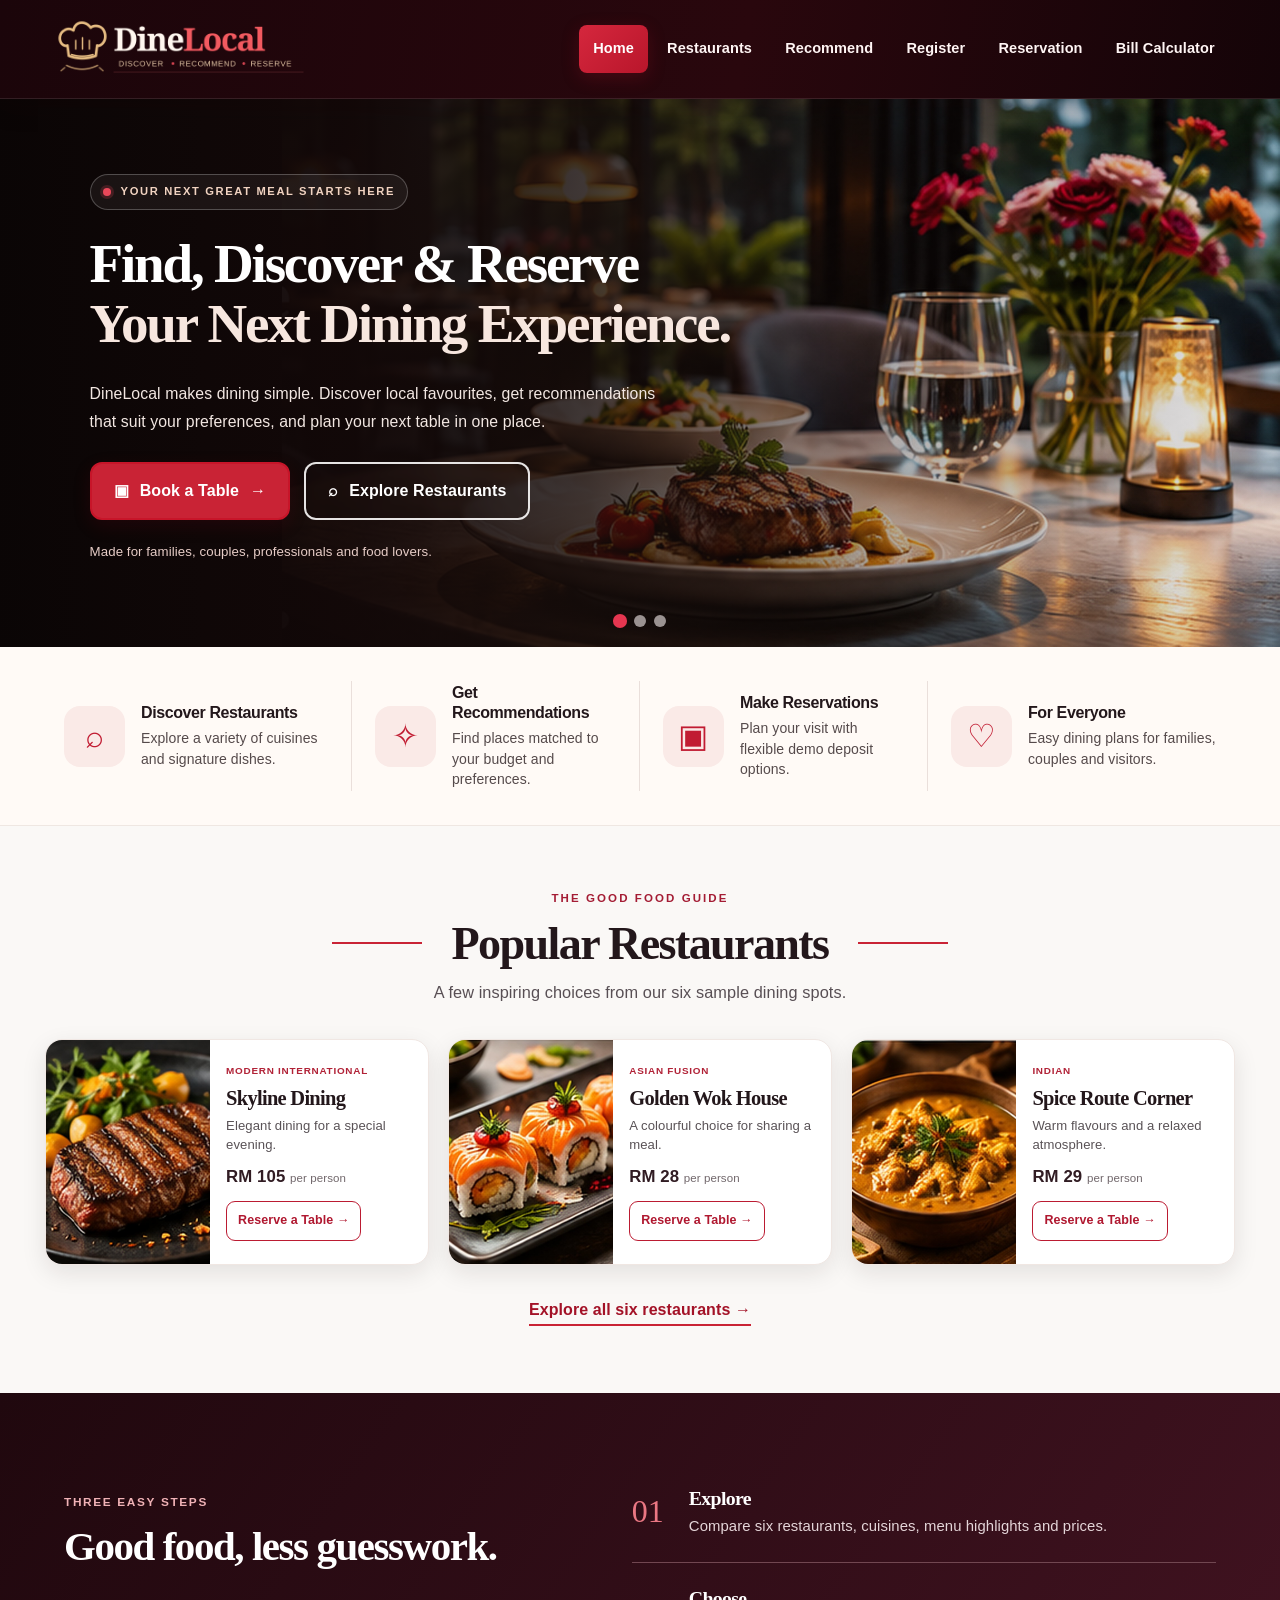
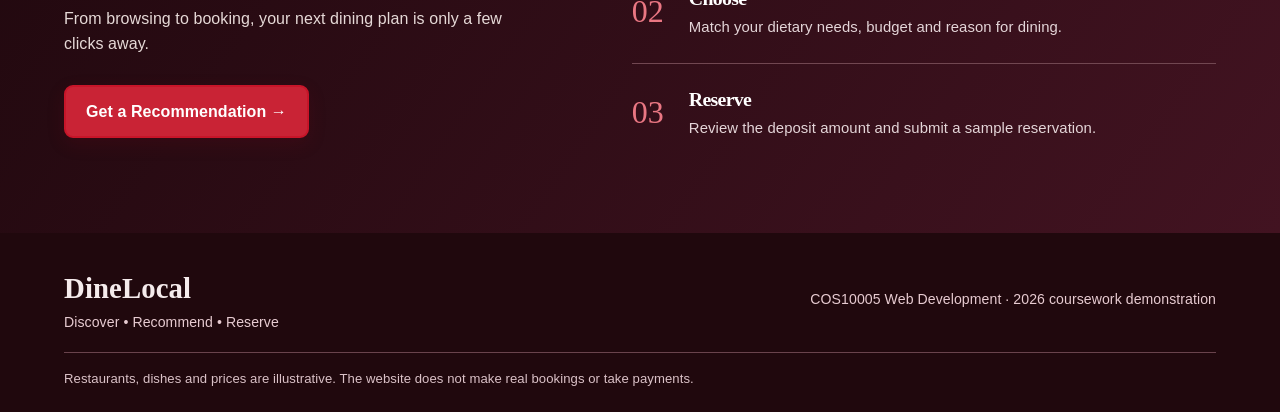
<file: assignment2/index.html>
<!DOCTYPE html>
<html lang="en">
<head>
    <meta charset="UTF-8">
    <meta name="viewport" content="width=device-width, initial-scale=1.0">
    <meta name="description" content="Explore restaurants, get personalised recommendations and plan a dining experience with DineLocal.">
    <title>DineLocal | Discover &amp; Reserve</title>
    <link rel="icon" type="image/png" href="images/logo-icon.png">
    <link rel="stylesheet" href="css/style.css">
    <script src="js/script.js" defer></script>
</head>
<body class="home-page">
    <!-- Shared website header and navigation -->
    <header class="site-header">
        <div class="header-inner">
            <a class="brand" href="index.html" aria-label="DineLocal home">
                <img src="images/logo.png" alt="DineLocal - Discover, Recommend, Reserve" width="260" height="65">
            </a>
            <nav class="site-nav" aria-label="Main navigation">
                <ul>
                    <li><a href="index.html" class="active" aria-current="page">Home</a></li>
                    <li><a href="restaurants.html">Restaurants</a></li>
                    <li><a href="recommend.html">Recommend</a></li>
                    <li><a href="register.html">Register</a></li>
                    <li><a href="reservation.html">Reservation</a></li>
                    <li><a href="bill.html">Bill Calculator</a></li>
                </ul>
            </nav>
        </div>
    </header>

    <main class="home-main">
        <!-- Main hero with a restaurant image and clear calls to action -->
        <section class="hero-home" aria-labelledby="home-title">
            <!-- Three different local images: the dots below really switch photographs. -->
            <div class="hero-photos" aria-hidden="true">
                <div class="hero-photo hero-slide is-active" style="background-image: url('images/hero-showcase.jpg')"></div>
                <div class="hero-photo hero-slide" style="background-image: url('images/hero.jpg')"></div>
                <div class="hero-photo hero-slide" style="background-image: url('images/restaurant5.jpg')"></div>
            </div>
            <div class="hero-shade" aria-hidden="true"></div>
            <div class="hero-inner">
                <div class="hero-content">
                    <span class="hero-kicker"><span class="kicker-mark" aria-hidden="true"></span> YOUR NEXT GREAT MEAL STARTS HERE</span>
                    <h1 id="home-title">Find, Discover &amp; Reserve <em>Your Next Dining Experience.</em></h1>
                    <p>DineLocal makes dining simple. Discover local favourites, get recommendations that suit your preferences, and plan your next table in one place.</p>
                    <div class="button-row hero-actions">
                        <a class="button" href="reservation.html"><span aria-hidden="true">▣</span> Book a Table <span aria-hidden="true">→</span></a>
                        <a class="button button-ghost" href="restaurants.html"><span aria-hidden="true">⌕</span> Explore Restaurants</a>
                    </div>
                    <p class="hero-footnote">Made for families, couples, professionals and food lovers.</p>
                </div>
            </div>
            <!-- Image selector buttons for the three carousel images -->
            <div class="hero-indicator" role="group" aria-label="Choose homepage image">
                <button type="button" class="hero-dot is-active" aria-label="Show dining experience photo" aria-pressed="true"></button>
                <button type="button" class="hero-dot" aria-label="Show restaurant interior photo" aria-pressed="false"></button>
                <button type="button" class="hero-dot" aria-label="Show sushi photo" aria-pressed="false"></button>
            </div>
        </section>

        <!-- Four benefits, inspired by the original landing page design -->
        <section class="benefits-strip" aria-label="What DineLocal offers">
            <div class="benefits-inner">
                <article class="benefit-item"><span class="benefit-icon" aria-hidden="true">⌕</span><div><h2>Discover Restaurants</h2><p>Explore a variety of cuisines and signature dishes.</p></div></article>
                <article class="benefit-item"><span class="benefit-icon" aria-hidden="true">✧</span><div><h2>Get Recommendations</h2><p>Find places matched to your budget and preferences.</p></div></article>
                <article class="benefit-item"><span class="benefit-icon" aria-hidden="true">▣</span><div><h2>Make Reservations</h2><p>Plan your visit with flexible demo deposit options.</p></div></article>
                <article class="benefit-item"><span class="benefit-icon" aria-hidden="true">♡</span><div><h2>For Everyone</h2><p>Easy dining plans for families, couples and visitors.</p></div></article>
            </div>
        </section>

        <!-- Featured restaurants: food images, pricing and direct reservations -->
        <section class="showcase-section" aria-labelledby="popular-title">
            <div class="center-heading">
                <span class="eyebrow">THE GOOD FOOD GUIDE</span>
                <h2 id="popular-title">Popular Restaurants</h2>
                <p>A few inspiring choices from our six sample dining spots.</p>
            </div>
            <div class="featured-grid">
                <article class="featured-card">
                    <img src="images/restaurant6.jpg" alt="Grilled steak served with vegetables on a dark plate" loading="lazy" width="390" height="350">
                    <div class="featured-content"><span class="category">Modern International</span><h3>Skyline Dining</h3><p class="feature-note">Elegant dining for a special evening.</p><p class="price-tag">RM 105 <small>per person</small></p><a class="button button-small button-light" href="reservation.html?restaurant=skyline">Reserve a Table <span aria-hidden="true">→</span></a></div>
                </article>
                <article class="featured-card">
                    <img src="images/restaurant5.jpg" alt="Fresh sushi rolls served on a dark platter" loading="lazy" width="390" height="350">
                    <div class="featured-content"><span class="category">Asian Fusion</span><h3>Golden Wok House</h3><p class="feature-note">A colourful choice for sharing a meal.</p><p class="price-tag">RM 28 <small>per person</small></p><a class="button button-small button-light" href="reservation.html?restaurant=goldenwok">Reserve a Table <span aria-hidden="true">→</span></a></div>
                </article>
                <article class="featured-card">
                    <img src="images/restaurant3.jpg" alt="Golden spiced curry in a serving bowl" loading="lazy" width="390" height="350">
                    <div class="featured-content"><span class="category">Indian</span><h3>Spice Route Corner</h3><p class="feature-note">Warm flavours and a relaxed atmosphere.</p><p class="price-tag">RM 29 <small>per person</small></p><a class="button button-small button-light" href="reservation.html?restaurant=spiceroute">Reserve a Table <span aria-hidden="true">→</span></a></div>
                </article>
            </div>
            <div class="showcase-cta"><a class="text-link" href="restaurants.html">Explore all six restaurants <span aria-hidden="true">→</span></a></div>
        </section>

        <!-- Simple process overview -->
        <section class="journey-section" aria-labelledby="journey-title">
            <div class="journey-inner">
                <div class="journey-lead"><span class="eyebrow">THREE EASY STEPS</span><h2 id="journey-title">Good food, less guesswork.</h2><p>From browsing to booking, your next dining plan is only a few clicks away.</p><a class="button" href="recommend.html">Get a Recommendation →</a></div>
                <div class="journey-steps"><article><span>01</span><div><h3>Explore</h3><p>Compare six restaurants, cuisines, menu highlights and prices.</p></div></article><article><span>02</span><div><h3>Choose</h3><p>Match your dietary needs, budget and reason for dining.</p></div></article><article><span>03</span><div><h3>Reserve</h3><p>Review the deposit amount and submit a sample reservation.</p></div></article></div>
            </div>
        </section>
    </main>

    <!-- Shared footer -->
    <footer class="site-footer">
        <div class="footer-inner"><div><strong>DineLocal</strong><p>Discover • Recommend • Reserve</p></div><p>COS10005 Web Development · 2026 coursework demonstration</p></div>
        <p class="disclaimer">Restaurants, dishes and prices are illustrative. The website does not make real bookings or take payments.</p>
    </footer>
</body>
</html>
</file>
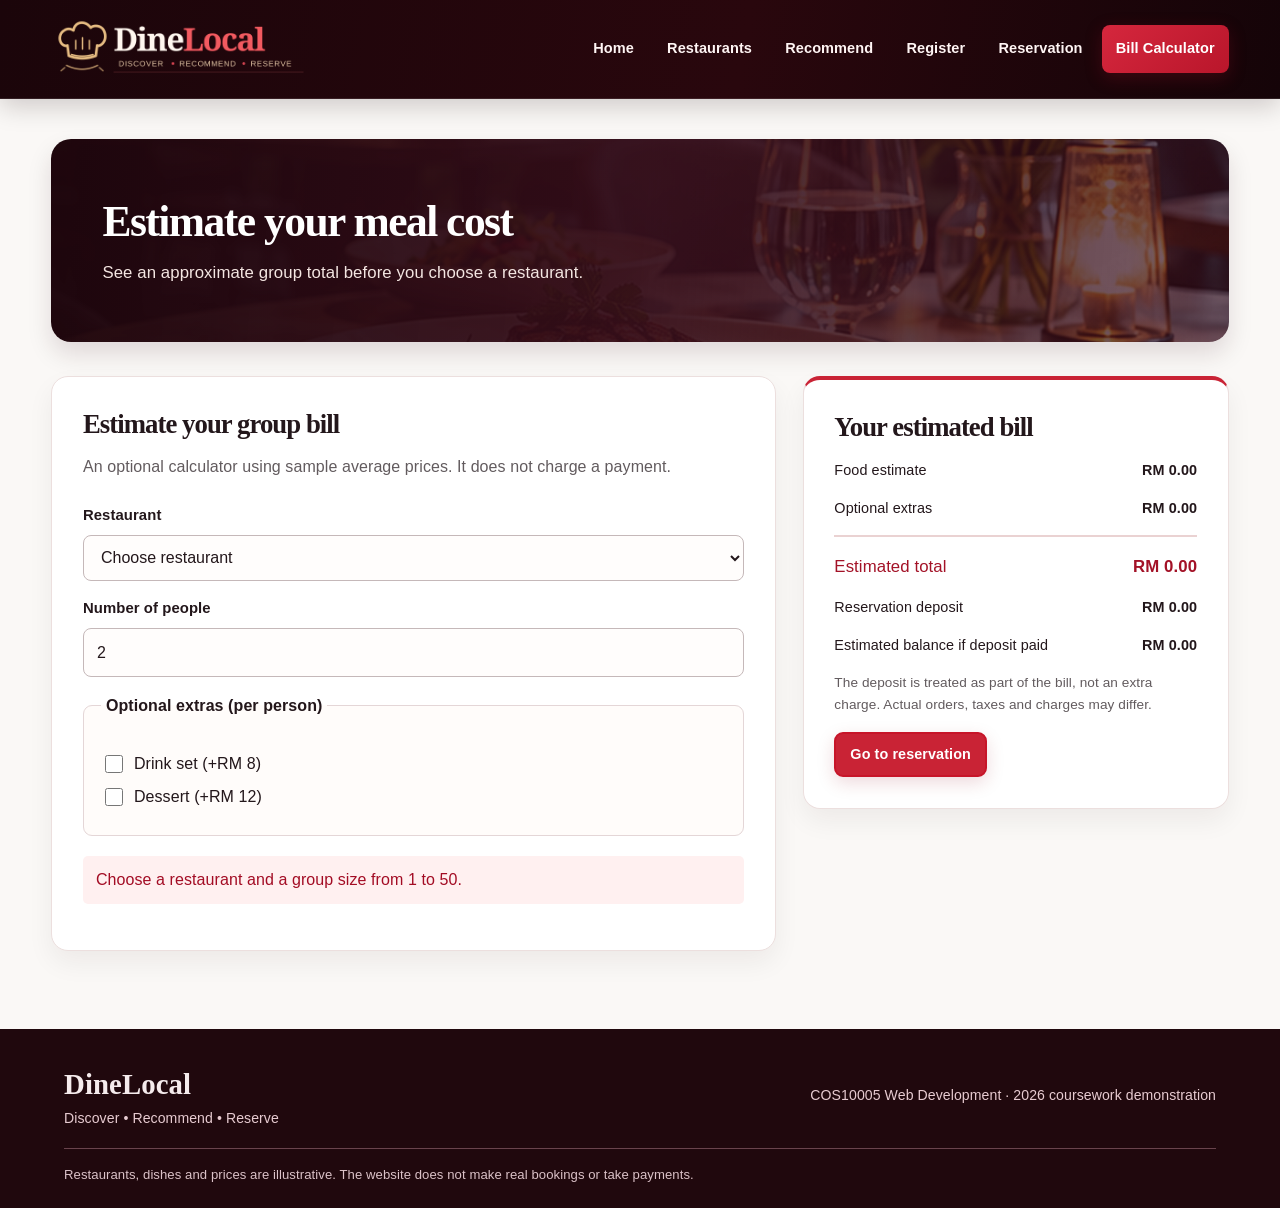
<file: assignment2/bill.html>
<!DOCTYPE html>
<html lang="en">
<head>
    <meta charset="UTF-8">
    <meta name="viewport" content="width=device-width, initial-scale=1.0">
    <meta name="description" content="DineLocal is a student-built restaurant discovery and reservation demonstration for Subang Jaya.">
    <title>Bill Calculator | DineLocal</title>
    <link rel="icon" type="image/png" href="images/logo-icon.png">
    <link rel="stylesheet" href="css/style.css">
    <script src="js/script.js" defer></script>
</head>
<body>
    <!-- Shared website header and navigation -->
    <header class="site-header">
        <div class="header-inner">
            <a class="brand" href="index.html" aria-label="DineLocal home">
                <img src="images/logo.png" alt="DineLocal - Discover, Recommend, Reserve" width="260" height="65">
            </a>
            <nav class="site-nav" aria-label="Main navigation">
                <ul>
                    <li><a href="index.html">Home</a></li>
                    <li><a href="restaurants.html">Restaurants</a></li>
                    <li><a href="recommend.html">Recommend</a></li>
                    <li><a href="register.html">Register</a></li>
                    <li><a href="reservation.html">Reservation</a></li>
                    <li><a href="bill.html" class="active" aria-current="page">Bill Calculator</a></li>
                </ul>
            </nav>
        </div>
    </header>

    <!-- Main Content -->
    <main>
        <section class="page-intro">
            <h1>Estimate your meal cost</h1>
            <p>See an approximate group total before you choose a restaurant.</p>
        </section>
        <section class="form-layout">
            <div class="panel">
                <h2>Estimate your group bill</h2>
                <p class="muted">An optional calculator using sample average prices. It does not charge a payment.</p>
                <form id="billForm">
                    <div class="form-field"><label for="billRestaurant">Restaurant</label><select id="billRestaurant" name="billRestaurant" required><option value="">Choose restaurant</option>
                            <option value="darussalam">Darussalam Kitchen</option>
                            <option value="greenleaf">Green Leaf Table</option>
                            <option value="spiceroute">Spice Route Corner</option>
                            <option value="napoli">Little Napoli</option>
                            <option value="goldenwok">Golden Wok House</option>
                            <option value="skyline">Skyline Dining</option>
                    </select></div>
                    <div class="form-field"><label for="billPeople">Number of people</label><input type="number" id="billPeople" name="billPeople" min="1" max="50" step="1" value="2" required></div>
                    <fieldset class="payment-fieldset"><legend>Optional extras (per person)</legend><label class="checkbox-label"><input type="checkbox" id="addDrink" value="8"> Drink set (+RM 8)</label><label class="checkbox-label"><input type="checkbox" id="addDessert" value="12"> Dessert (+RM 12)</label></fieldset>
                    <p id="billError" class="form-message error-message" role="alert" hidden></p>
                </form>
            </div>
            <aside class="panel bill-summary" aria-labelledby="billTitle">
                <h2 id="billTitle">Your estimated bill</h2>
                <div class="bill-line"><span>Food estimate</span><strong id="billFood">RM 0.00</strong></div>
                <div class="bill-line"><span>Optional extras</span><strong id="billExtras">RM 0.00</strong></div>
                <div class="bill-line total-line"><span>Estimated total</span><strong id="billTotal">RM 0.00</strong></div>
                <div class="bill-line"><span>Reservation deposit</span><strong id="billDeposit">RM 0.00</strong></div>
                <div class="bill-line"><span>Estimated balance if deposit paid</span><strong id="billBalance">RM 0.00</strong></div>
                <p class="hint">The deposit is treated as part of the bill, not an extra charge. Actual orders, taxes and charges may differ.</p>
                <a id="billReserveLink" class="button button-small" href="reservation.html">Go to reservation</a>
            </aside>
        </section>

    </main>

    <!-- Shared footer -->
    <footer class="site-footer">
        <div class="footer-inner"><div><strong>DineLocal</strong><p>Discover • Recommend • Reserve</p></div><p>COS10005 Web Development · 2026 coursework demonstration</p></div>
        <p class="disclaimer">Restaurants, dishes and prices are illustrative. The website does not make real bookings or take payments.</p>
    </footer>
</body>
</html>
</file>
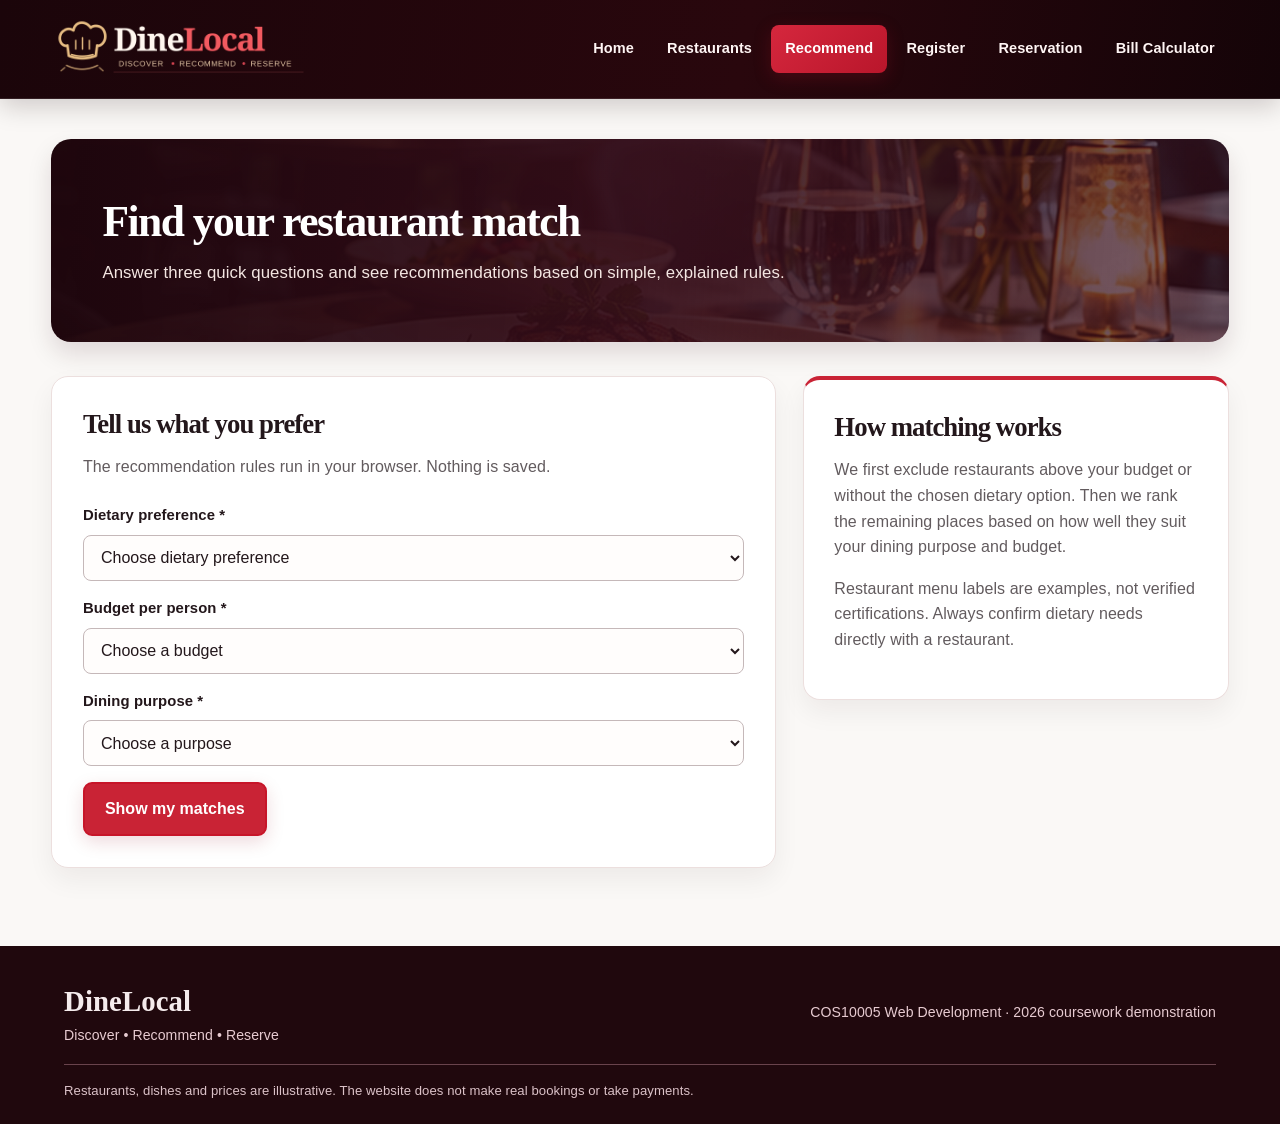
<file: assignment2/recommend.html>
<!DOCTYPE html>
<html lang="en">
<head>
    <meta charset="UTF-8">
    <meta name="viewport" content="width=device-width, initial-scale=1.0">
    <meta name="description" content="DineLocal is a student-built restaurant discovery and reservation demonstration for Subang Jaya.">
    <title>Recommendations | DineLocal</title>
    <link rel="icon" type="image/png" href="images/logo-icon.png">
    <link rel="stylesheet" href="css/style.css">
    <script src="js/script.js" defer></script>
</head>
<body>
    <!-- Shared website header and navigation -->
    <header class="site-header">
        <div class="header-inner">
            <a class="brand" href="index.html" aria-label="DineLocal home">
                <img src="images/logo.png" alt="DineLocal - Discover, Recommend, Reserve" width="260" height="65">
            </a>
            <nav class="site-nav" aria-label="Main navigation">
                <ul>
                    <li><a href="index.html">Home</a></li>
                    <li><a href="restaurants.html">Restaurants</a></li>
                    <li><a href="recommend.html" class="active" aria-current="page">Recommend</a></li>
                    <li><a href="register.html">Register</a></li>
                    <li><a href="reservation.html">Reservation</a></li>
                    <li><a href="bill.html">Bill Calculator</a></li>
                </ul>
            </nav>
        </div>
    </header>

    <!-- Main Content -->
    <main>
        <section class="page-intro">
            <h1>Find your restaurant match</h1>
            <p>Answer three quick questions and see recommendations based on simple, explained rules.</p>
        </section>
        <section class="form-layout" aria-label="Personalised restaurant recommendations">
            <div class="panel">
                <h2>Tell us what you prefer</h2>
                <p class="muted">The recommendation rules run in your browser. Nothing is saved.</p>
                <form id="recommendForm" novalidate>
                    <div class="form-field">
                        <label for="diet">Dietary preference <span aria-hidden="true">*</span></label>
                        <select id="diet" name="diet" required>
                            <option value="">Choose dietary preference</option>
                            <option value="none">No preference</option>
                            <option value="halal">Halal-friendly menu</option>
                            <option value="vegan">Vegan options</option>
                        </select>
                    </div>
                    <div class="form-field">
                        <label for="budget">Budget per person <span aria-hidden="true">*</span></label>
                        <select id="budget" name="budget" required>
                            <option value="">Choose a budget</option>
                            <option value="30">Up to RM 30</option>
                            <option value="50">Up to RM 50</option>
                            <option value="70">Up to RM 70</option>
                            <option value="150">Up to RM 150</option>
                        </select>
                    </div>
                    <div class="form-field">
                        <label for="purpose">Dining purpose <span aria-hidden="true">*</span></label>
                        <select id="purpose" name="purpose" required>
                            <option value="">Choose a purpose</option>
                            <option value="family">Family meal</option>
                            <option value="date">Date night</option>
                            <option value="business">Business meal</option>
                        </select>
                    </div>
                    <p id="recommendError" class="form-message error-message" role="alert" hidden></p>
                    <button class="button" type="submit">Show my matches</button>
                </form>
            </div>
            <aside class="panel advice-panel">
                <h2>How matching works</h2>
                <p>We first exclude restaurants above your budget or without the chosen dietary option. Then we rank the remaining places based on how well they suit your dining purpose and budget.</p>
                <p>Restaurant menu labels are examples, not verified certifications. Always confirm dietary needs directly with a restaurant.</p>
            </aside>
        </section>
        <section class="section-spacing" id="resultsSection" aria-labelledby="resultsTitle" hidden>
            <div class="section-heading"><h2 id="resultsTitle">Your restaurant matches</h2><p id="resultsSummary" aria-live="polite"></p></div>
            <div class="recommend-results" id="recommendResults"></div>
        </section>

    </main>

    <!-- Shared footer -->
    <footer class="site-footer">
        <div class="footer-inner"><div><strong>DineLocal</strong><p>Discover • Recommend • Reserve</p></div><p>COS10005 Web Development · 2026 coursework demonstration</p></div>
        <p class="disclaimer">Restaurants, dishes and prices are illustrative. The website does not make real bookings or take payments.</p>
    </footer>
</body>
</html>
</file>
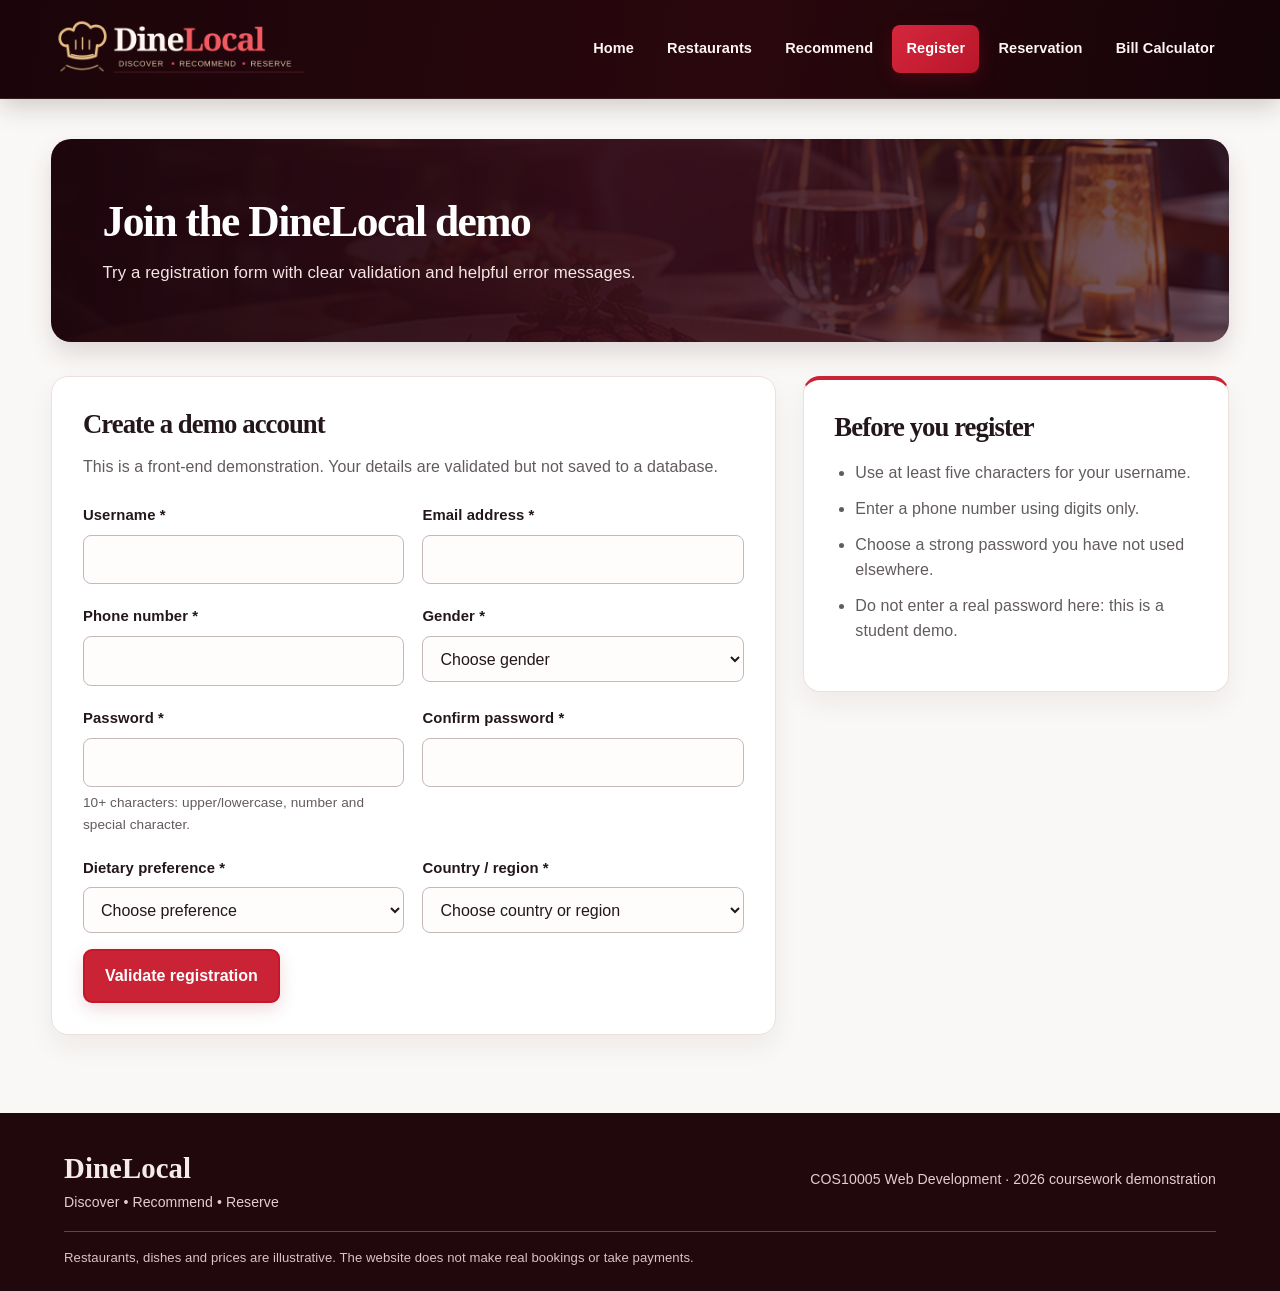
<file: assignment2/register.html>
<!DOCTYPE html>
<html lang="en">
<head>
    <meta charset="UTF-8">
    <meta name="viewport" content="width=device-width, initial-scale=1.0">
    <meta name="description" content="DineLocal is a student-built restaurant discovery and reservation demonstration for Subang Jaya.">
    <title>Register | DineLocal</title>
    <link rel="icon" type="image/png" href="images/logo-icon.png">
    <link rel="stylesheet" href="css/style.css">
    <script src="js/script.js" defer></script>
</head>
<body>
    <!-- Shared website header and navigation -->
    <header class="site-header">
        <div class="header-inner">
            <a class="brand" href="index.html" aria-label="DineLocal home">
                <img src="images/logo.png" alt="DineLocal - Discover, Recommend, Reserve" width="260" height="65">
            </a>
            <nav class="site-nav" aria-label="Main navigation">
                <ul>
                    <li><a href="index.html">Home</a></li>
                    <li><a href="restaurants.html">Restaurants</a></li>
                    <li><a href="recommend.html">Recommend</a></li>
                    <li><a href="register.html" class="active" aria-current="page">Register</a></li>
                    <li><a href="reservation.html">Reservation</a></li>
                    <li><a href="bill.html">Bill Calculator</a></li>
                </ul>
            </nav>
        </div>
    </header>

    <!-- Main Content -->
    <main>
        <section class="page-intro">
            <h1>Join the DineLocal demo</h1>
            <p>Try a registration form with clear validation and helpful error messages.</p>
        </section>
        <section class="form-layout">
            <div class="panel">
                <h2>Create a demo account</h2>
                <p class="muted">This is a front-end demonstration. Your details are validated but not saved to a database.</p>
                <form id="registerForm" novalidate>
                    <div class="form-grid">
                        <div class="form-field"><label for="username">Username <span aria-hidden="true">*</span></label><input type="text" id="username" name="username" autocomplete="username" required><p class="field-error" id="usernameError" aria-live="polite"></p></div>
                        <div class="form-field"><label for="regEmail">Email address <span aria-hidden="true">*</span></label><input type="email" id="regEmail" name="email" autocomplete="email" required><p class="field-error" id="regEmailError" aria-live="polite"></p></div>
                        <div class="form-field"><label for="regPhone">Phone number <span aria-hidden="true">*</span></label><input type="tel" id="regPhone" name="phone" inputmode="numeric" autocomplete="tel" required><p class="field-error" id="regPhoneError" aria-live="polite"></p></div>
                        <div class="form-field"><label for="gender">Gender <span aria-hidden="true">*</span></label><select id="gender" name="gender" required><option value="">Choose gender</option><option value="female">Female</option><option value="male">Male</option><option value="other">Other</option><option value="prefer-not">Prefer not to say</option></select><p class="field-error" id="genderError" aria-live="polite"></p></div>
                        <div class="form-field"><label for="password">Password <span aria-hidden="true">*</span></label><input type="password" id="password" name="password" autocomplete="new-password" required><p class="hint">10+ characters: upper/lowercase, number and special character.</p><p class="field-error" id="passwordError" aria-live="polite"></p></div>
                        <div class="form-field"><label for="confirmPassword">Confirm password <span aria-hidden="true">*</span></label><input type="password" id="confirmPassword" name="confirmPassword" autocomplete="new-password" required><p class="field-error" id="confirmPasswordError" aria-live="polite"></p></div>
                        <div class="form-field"><label for="regDiet">Dietary preference <span aria-hidden="true">*</span></label><select id="regDiet" name="dietaryPreference" required><option value="">Choose preference</option><option value="none">No preference</option><option value="halal">Halal</option><option value="vegan">Vegan</option><option value="vegetarian">Vegetarian</option><option value="other">Other</option></select><p class="field-error" id="regDietError" aria-live="polite"></p></div>
                        <div class="form-field"><label for="country">Country / region <span aria-hidden="true">*</span></label><select id="country" name="country" required><option value="">Choose country or region</option><option value="Malaysia">Malaysia</option><option value="Bangladesh">Bangladesh</option><option value="Australia">Australia</option><option value="Singapore">Singapore</option><option value="Other">Other</option></select><p class="field-error" id="countryError" aria-live="polite"></p></div>
                    </div>
                    <p id="registerMessage" class="form-message" role="status" aria-live="polite" hidden></p>
                    <button class="button" type="submit">Validate registration</button>
                </form>
            </div>
            <aside class="panel advice-panel"><h2>Before you register</h2><ul class="check-list"><li>Use at least five characters for your username.</li><li>Enter a phone number using digits only.</li><li>Choose a strong password you have not used elsewhere.</li><li>Do not enter a real password here: this is a student demo.</li></ul></aside>
        </section>

    </main>

    <!-- Shared footer -->
    <footer class="site-footer">
        <div class="footer-inner"><div><strong>DineLocal</strong><p>Discover • Recommend • Reserve</p></div><p>COS10005 Web Development · 2026 coursework demonstration</p></div>
        <p class="disclaimer">Restaurants, dishes and prices are illustrative. The website does not make real bookings or take payments.</p>
    </footer>
</body>
</html>
</file>
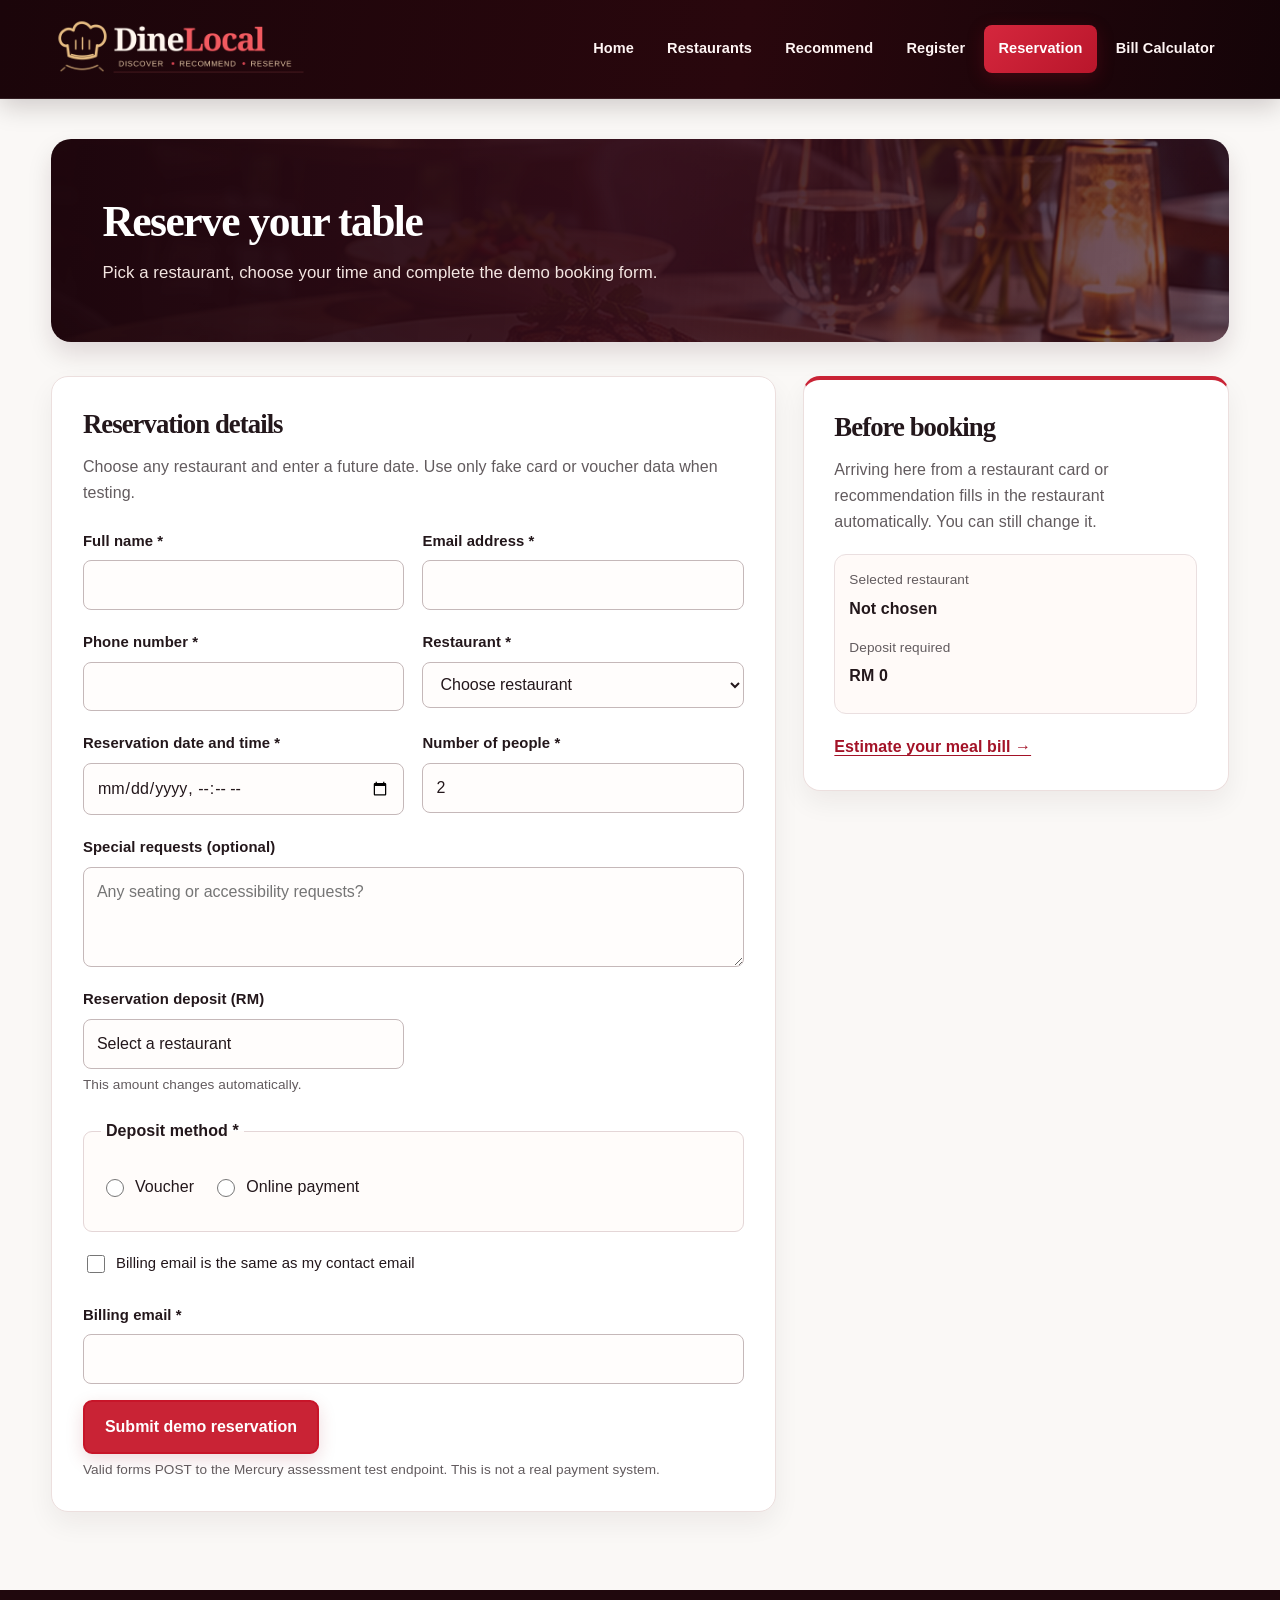
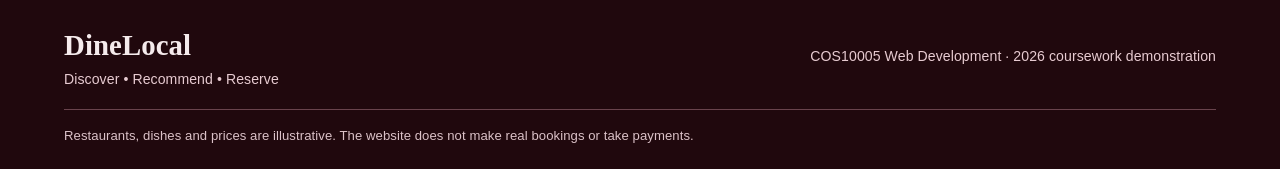
<file: assignment2/reservation.html>
<!DOCTYPE html>
<html lang="en">
<head>
    <meta charset="UTF-8">
    <meta name="viewport" content="width=device-width, initial-scale=1.0">
    <meta name="description" content="DineLocal is a student-built restaurant discovery and reservation demonstration for Subang Jaya.">
    <title>Reservations | DineLocal</title>
    <link rel="icon" type="image/png" href="images/logo-icon.png">
    <link rel="stylesheet" href="css/style.css">
    <script src="js/script.js" defer></script>
</head>
<body>
    <!-- Shared website header and navigation -->
    <header class="site-header">
        <div class="header-inner">
            <a class="brand" href="index.html" aria-label="DineLocal home">
                <img src="images/logo.png" alt="DineLocal - Discover, Recommend, Reserve" width="260" height="65">
            </a>
            <nav class="site-nav" aria-label="Main navigation">
                <ul>
                    <li><a href="index.html">Home</a></li>
                    <li><a href="restaurants.html">Restaurants</a></li>
                    <li><a href="recommend.html">Recommend</a></li>
                    <li><a href="register.html">Register</a></li>
                    <li><a href="reservation.html" class="active" aria-current="page">Reservation</a></li>
                    <li><a href="bill.html">Bill Calculator</a></li>
                </ul>
            </nav>
        </div>
    </header>

    <!-- Main Content -->
    <main>
        <section class="page-intro">
            <h1>Reserve your table</h1>
            <p>Pick a restaurant, choose your time and complete the demo booking form.</p>
        </section>
        <section class="form-layout">
            <div class="panel">
                <h2>Reservation details</h2>
                <p class="muted">Choose any restaurant and enter a future date. Use only fake card or voucher data when testing.</p>
                <!-- Required POST action supplied in the assessment specification -->
                <form id="reservationForm" method="post" action="http://mercury.swin.edu.au/it000000/cos10005/regtest.php" novalidate>
                    <div class="form-grid">
                        <div class="form-field"><label for="fullName">Full name <span aria-hidden="true">*</span></label><input type="text" id="fullName" name="fullName" autocomplete="name" required><p class="field-error" id="fullNameError" aria-live="polite"></p></div>
                        <div class="form-field"><label for="resEmail">Email address <span aria-hidden="true">*</span></label><input type="email" id="resEmail" name="email" autocomplete="email" required><p class="field-error" id="resEmailError" aria-live="polite"></p></div>
                        <div class="form-field"><label for="resPhone">Phone number <span aria-hidden="true">*</span></label><input type="tel" id="resPhone" name="phone" inputmode="numeric" autocomplete="tel" required><p class="field-error" id="resPhoneError" aria-live="polite"></p></div>
                        <div class="form-field"><label for="restaurantSelect">Restaurant <span aria-hidden="true">*</span></label><select id="restaurantSelect" name="restaurant" required><option value="">Choose restaurant</option>
                            <option value="darussalam">Darussalam Kitchen</option>
                            <option value="greenleaf">Green Leaf Table</option>
                            <option value="spiceroute">Spice Route Corner</option>
                            <option value="napoli">Little Napoli</option>
                            <option value="goldenwok">Golden Wok House</option>
                            <option value="skyline">Skyline Dining</option>
                        </select><p class="field-error" id="restaurantSelectError" aria-live="polite"></p></div>
                        <div class="form-field"><label for="reservationDate">Reservation date and time <span aria-hidden="true">*</span></label><input type="datetime-local" id="reservationDate" name="reservationDate" required><p class="field-error" id="reservationDateError" aria-live="polite"></p></div>
                        <div class="form-field"><label for="people">Number of people <span aria-hidden="true">*</span></label><input type="number" id="people" name="people" min="1" step="1" value="2" required><p class="field-error" id="peopleError" aria-live="polite"></p></div>
                        <div class="form-field full-width"><label for="requests">Special requests (optional)</label><textarea id="requests" name="specialRequests" rows="3" placeholder="Any seating or accessibility requests?"></textarea></div>
                        <div class="form-field"><label for="deposit">Reservation deposit (RM)</label><input type="text" id="deposit" name="deposit" readonly value="Select a restaurant"><p class="hint">This amount changes automatically.</p></div>
                    </div>
                    <fieldset class="payment-fieldset">
                        <legend>Deposit method <span aria-hidden="true">*</span></legend>
                        <div class="radio-row">
                            <label><input type="radio" name="paymentMethod" value="voucher"> Voucher</label>
                            <label><input type="radio" name="paymentMethod" value="online"> Online payment</label>
                        </div>
                        <p class="field-error" id="paymentMethodError" aria-live="polite"></p>
                        <div class="form-field" id="voucherFields" hidden><label for="voucherCode">Voucher code (12 digits) <span aria-hidden="true">*</span></label><input type="text" id="voucherCode" name="voucherCode" inputmode="numeric" maxlength="12" disabled><p class="field-error" id="voucherCodeError" aria-live="polite"></p></div>
                        <div id="cardFields" hidden>
                            <div class="form-grid">
                                <div class="form-field"><label for="cardType">Card type <span aria-hidden="true">*</span></label><select id="cardType" name="cardType" disabled><option value="">Choose card type</option><option value="visa">Visa</option><option value="mastercard">Mastercard</option><option value="amex">American Express</option></select><p class="field-error" id="cardTypeError" aria-live="polite"></p></div>
                                <div class="form-field"><label for="cardNumber">Fake card number <span aria-hidden="true">*</span></label><input type="text" id="cardNumber" name="cardNumber" inputmode="numeric" maxlength="16" autocomplete="off" placeholder="Testing only, no real cards" disabled><p class="field-error" id="cardNumberError" aria-live="polite"></p></div>
                            </div>
                        </div>
                    </fieldset>
                    <div class="form-grid">
                        <div class="form-field full-width"><label class="checkbox-label"><input type="checkbox" id="sameEmail" name="sameEmail" value="yes"> Billing email is the same as my contact email</label></div>
                        <div class="form-field full-width"><label for="billingEmail">Billing email <span aria-hidden="true">*</span></label><input type="email" id="billingEmail" name="billingEmail" required><p class="field-error" id="billingEmailError" aria-live="polite"></p></div>
                    </div>
                    <p class="form-message error-message" id="reservationMessage" role="alert" hidden></p>
                    <button class="button" type="submit">Submit demo reservation</button>
                    <p class="hint">Valid forms POST to the Mercury assessment test endpoint. This is not a real payment system.</p>
                </form>
            </div>
            <aside class="panel advice-panel">
                <h2>Before booking</h2>
                <p>Arriving here from a restaurant card or recommendation fills in the restaurant automatically. You can still change it.</p>
                <div class="booking-summary" aria-live="polite"><span>Selected restaurant</span><strong id="selectedRestaurantLabel">Not chosen</strong><span>Deposit required</span><strong id="selectedDepositLabel">RM 0</strong></div>
                <a class="text-link" href="bill.html">Estimate your meal bill &rarr;</a>
            </aside>
        </section>

    </main>

    <!-- Shared footer -->
    <footer class="site-footer">
        <div class="footer-inner"><div><strong>DineLocal</strong><p>Discover • Recommend • Reserve</p></div><p>COS10005 Web Development · 2026 coursework demonstration</p></div>
        <p class="disclaimer">Restaurants, dishes and prices are illustrative. The website does not make real bookings or take payments.</p>
    </footer>
</body>
</html>
</file>
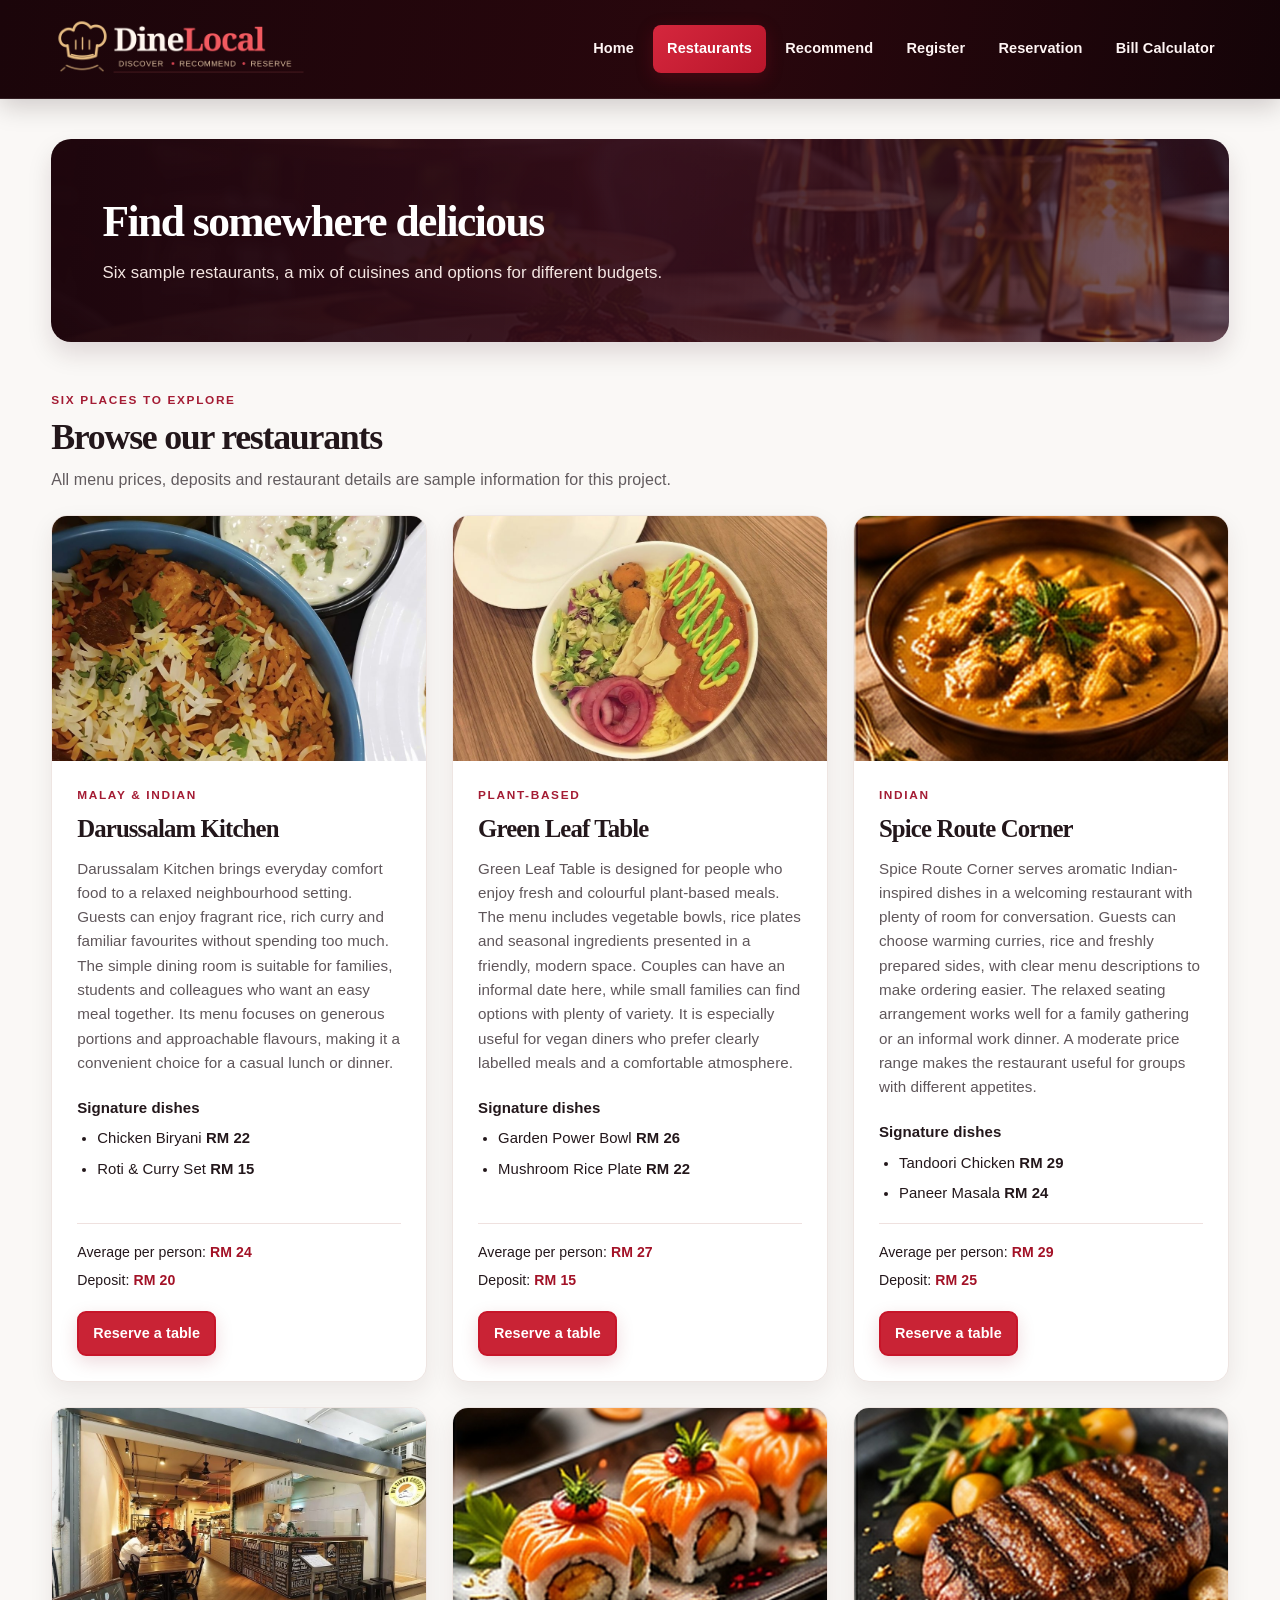
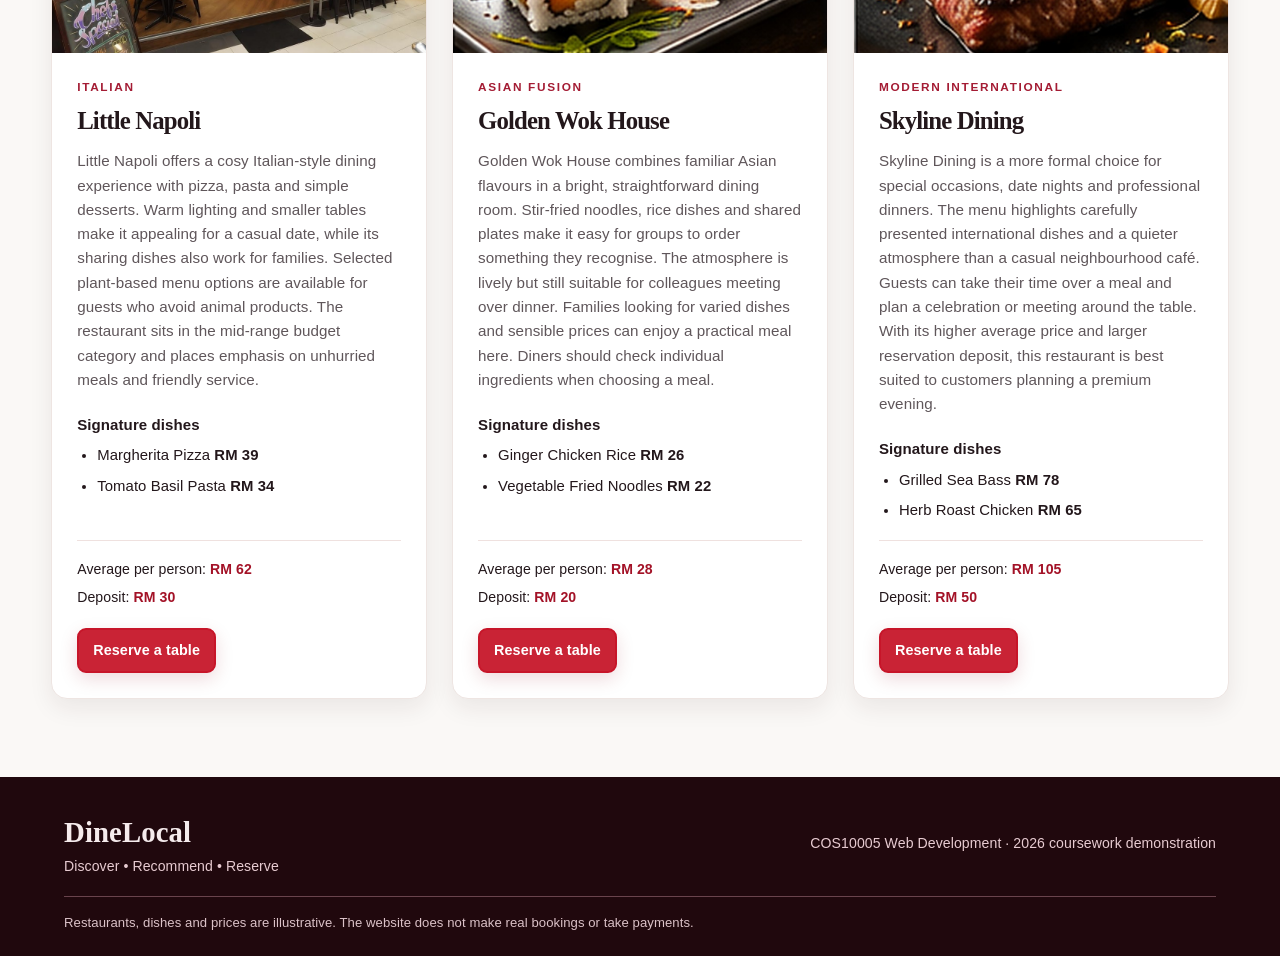
<file: assignment2/restaurants.html>
<!DOCTYPE html>
<html lang="en">
<head>
    <meta charset="UTF-8">
    <meta name="viewport" content="width=device-width, initial-scale=1.0">
    <meta name="description" content="DineLocal is a student-built restaurant discovery and reservation demonstration for Subang Jaya.">
    <title>Restaurants | DineLocal</title>
    <link rel="icon" type="image/png" href="images/logo-icon.png">
    <link rel="stylesheet" href="css/style.css">
    <script src="js/script.js" defer></script>
</head>
<body>
    <!-- Shared website header and navigation -->
    <header class="site-header">
        <div class="header-inner">
            <a class="brand" href="index.html" aria-label="DineLocal home">
                <img src="images/logo.png" alt="DineLocal - Discover, Recommend, Reserve" width="260" height="65">
            </a>
            <nav class="site-nav" aria-label="Main navigation">
                <ul>
                    <li><a href="index.html">Home</a></li>
                    <li><a href="restaurants.html" class="active" aria-current="page">Restaurants</a></li>
                    <li><a href="recommend.html">Recommend</a></li>
                    <li><a href="register.html">Register</a></li>
                    <li><a href="reservation.html">Reservation</a></li>
                    <li><a href="bill.html">Bill Calculator</a></li>
                </ul>
            </nav>
        </div>
    </header>

    <!-- Main Content -->
    <main>
        <section class="page-intro">
            <h1>Find somewhere delicious</h1>
            <p>Six sample restaurants, a mix of cuisines and options for different budgets.</p>
        </section>
        <section class="section-spacing" aria-labelledby="browse-title">
            <div class="section-heading">
                <span class="eyebrow">SIX PLACES TO EXPLORE</span>
                <h2 id="browse-title">Browse our restaurants</h2>
                <p>All menu prices, deposits and restaurant details are sample information for this project.</p>
            </div>
            <div class="restaurant-grid">
                <article class="restaurant-card">
                    <img src="images/restaurant1.jpg" alt="Illustrative malay &amp; indian food or dining photo for Darussalam Kitchen" loading="lazy" >
                    <div class="card-content">
                        <span class="eyebrow">Malay & Indian</span>
                        <h3>Darussalam Kitchen</h3>
                        <p class="card-description">Darussalam Kitchen brings everyday comfort food to a relaxed neighbourhood setting. Guests can enjoy fragrant rice, rich curry and familiar favourites without spending too much. The simple dining room is suitable for families, students and colleagues who want an easy meal together. Its menu focuses on generous portions and approachable flavours, making it a convenient choice for a casual lunch or dinner.</p>
                        <h4>Signature dishes</h4>
                        <ul class="price-list"><li>Chicken Biryani <strong>RM 22</strong></li><li>Roti &amp; Curry Set <strong>RM 15</strong></li></ul>
                        <div class="price-info"><span>Average per person: <strong>RM 24</strong></span><span>Deposit: <strong>RM 20</strong></span></div>
                        <a class="button button-small" href="reservation.html?restaurant=darussalam">Reserve a table</a>
                    </div>
                </article>
                <article class="restaurant-card">
                    <img src="images/restaurant2.jpg" alt="Illustrative plant-based food or dining photo for Green Leaf Table" loading="lazy" >
                    <div class="card-content">
                        <span class="eyebrow">Plant-based</span>
                        <h3>Green Leaf Table</h3>
                        <p class="card-description">Green Leaf Table is designed for people who enjoy fresh and colourful plant-based meals. The menu includes vegetable bowls, rice plates and seasonal ingredients presented in a friendly, modern space. Couples can have an informal date here, while small families can find options with plenty of variety. It is especially useful for vegan diners who prefer clearly labelled meals and a comfortable atmosphere.</p>
                        <h4>Signature dishes</h4>
                        <ul class="price-list"><li>Garden Power Bowl <strong>RM 26</strong></li><li>Mushroom Rice Plate <strong>RM 22</strong></li></ul>
                        <div class="price-info"><span>Average per person: <strong>RM 27</strong></span><span>Deposit: <strong>RM 15</strong></span></div>
                        <a class="button button-small" href="reservation.html?restaurant=greenleaf">Reserve a table</a>
                    </div>
                </article>
                <article class="restaurant-card">
                    <img src="images/restaurant3.jpg" alt="Illustrative indian food or dining photo for Spice Route Corner" loading="lazy" >
                    <div class="card-content">
                        <span class="eyebrow">Indian</span>
                        <h3>Spice Route Corner</h3>
                        <p class="card-description">Spice Route Corner serves aromatic Indian-inspired dishes in a welcoming restaurant with plenty of room for conversation. Guests can choose warming curries, rice and freshly prepared sides, with clear menu descriptions to make ordering easier. The relaxed seating arrangement works well for a family gathering or an informal work dinner. A moderate price range makes the restaurant useful for groups with different appetites.</p>
                        <h4>Signature dishes</h4>
                        <ul class="price-list"><li>Tandoori Chicken <strong>RM 29</strong></li><li>Paneer Masala <strong>RM 24</strong></li></ul>
                        <div class="price-info"><span>Average per person: <strong>RM 29</strong></span><span>Deposit: <strong>RM 25</strong></span></div>
                        <a class="button button-small" href="reservation.html?restaurant=spiceroute">Reserve a table</a>
                    </div>
                </article>
                <article class="restaurant-card">
                    <img src="images/restaurant4.jpg" alt="Illustrative italian food or dining photo for Little Napoli" loading="lazy" >
                    <div class="card-content">
                        <span class="eyebrow">Italian</span>
                        <h3>Little Napoli</h3>
                        <p class="card-description">Little Napoli offers a cosy Italian-style dining experience with pizza, pasta and simple desserts. Warm lighting and smaller tables make it appealing for a casual date, while its sharing dishes also work for families. Selected plant-based menu options are available for guests who avoid animal products. The restaurant sits in the mid-range budget category and places emphasis on unhurried meals and friendly service.</p>
                        <h4>Signature dishes</h4>
                        <ul class="price-list"><li>Margherita Pizza <strong>RM 39</strong></li><li>Tomato Basil Pasta <strong>RM 34</strong></li></ul>
                        <div class="price-info"><span>Average per person: <strong>RM 62</strong></span><span>Deposit: <strong>RM 30</strong></span></div>
                        <a class="button button-small" href="reservation.html?restaurant=napoli">Reserve a table</a>
                    </div>
                </article>
                <article class="restaurant-card">
                    <img src="images/restaurant5.jpg" alt="Illustrative asian fusion food or dining photo for Golden Wok House" loading="lazy" >
                    <div class="card-content">
                        <span class="eyebrow">Asian Fusion</span>
                        <h3>Golden Wok House</h3>
                        <p class="card-description">Golden Wok House combines familiar Asian flavours in a bright, straightforward dining room. Stir-fried noodles, rice dishes and shared plates make it easy for groups to order something they recognise. The atmosphere is lively but still suitable for colleagues meeting over dinner. Families looking for varied dishes and sensible prices can enjoy a practical meal here. Diners should check individual ingredients when choosing a meal.</p>
                        <h4>Signature dishes</h4>
                        <ul class="price-list"><li>Ginger Chicken Rice <strong>RM 26</strong></li><li>Vegetable Fried Noodles <strong>RM 22</strong></li></ul>
                        <div class="price-info"><span>Average per person: <strong>RM 28</strong></span><span>Deposit: <strong>RM 20</strong></span></div>
                        <a class="button button-small" href="reservation.html?restaurant=goldenwok">Reserve a table</a>
                    </div>
                </article>
                <article class="restaurant-card">
                    <img src="images/restaurant6.jpg" alt="Illustrative modern international food or dining photo for Skyline Dining" loading="lazy" >
                    <div class="card-content">
                        <span class="eyebrow">Modern International</span>
                        <h3>Skyline Dining</h3>
                        <p class="card-description">Skyline Dining is a more formal choice for special occasions, date nights and professional dinners. The menu highlights carefully presented international dishes and a quieter atmosphere than a casual neighbourhood café. Guests can take their time over a meal and plan a celebration or meeting around the table. With its higher average price and larger reservation deposit, this restaurant is best suited to customers planning a premium evening.</p>
                        <h4>Signature dishes</h4>
                        <ul class="price-list"><li>Grilled Sea Bass <strong>RM 78</strong></li><li>Herb Roast Chicken <strong>RM 65</strong></li></ul>
                        <div class="price-info"><span>Average per person: <strong>RM 105</strong></span><span>Deposit: <strong>RM 50</strong></span></div>
                        <a class="button button-small" href="reservation.html?restaurant=skyline">Reserve a table</a>
                    </div>
                </article>
            </div>
        </section>

    </main>

    <!-- Shared footer -->
    <footer class="site-footer">
        <div class="footer-inner"><div><strong>DineLocal</strong><p>Discover • Recommend • Reserve</p></div><p>COS10005 Web Development · 2026 coursework demonstration</p></div>
        <p class="disclaimer">Restaurants, dishes and prices are illustrative. The website does not make real bookings or take payments.</p>
    </footer>
</body>
</html>
</file>
<file: assignment2/css/style.css>
/* === 1. GLOBAL & TYPOGRAPHY === */
:root {
    --accent: #9b1530;
    --accent-dark: #761026;
    --ink: #252a31;
    --muted: #56616b;
    --border: #e4e5e8;
    --surface: #ffffff;
    --background: #f8f6f4;
}

* { box-sizing: border-box; }

html { scroll-behavior: smooth; }

body {
    font-family: 'Segoe UI', Tahoma, Geneva, Verdana, sans-serif;
    color: var(--ink);
    background-color: var(--background);
    margin: 0;
    padding: 0;
    line-height: 1.6;
    font-size: 16px;
}

img { max-width: 100%; }
a { color: var(--accent-dark); }
h1, h2, h3, h4 { line-height: 1.25; margin-top: 0; }
h1 { font-size: clamp(2rem, 3.5vw, 3.15rem); }
h2 { font-size: clamp(1.45rem, 2.5vw, 2.15rem); }
h3 { font-size: 1.24rem; }
p { margin-top: 0; }
.muted, .hint { color: var(--muted); }
.hint { font-size: 0.85rem; margin: 5px 0 0; }
[hidden] { display: none !important; }

/* === 2. HEADER & NAVIGATION === */
.site-header { background-color: #ffffff; border-bottom: 1px solid var(--border); }
.header-inner {
    max-width: 1180px;
    margin: 0 auto;
    padding: 14px 24px;
    display: flex;
    align-items: center;
    justify-content: space-between;
    gap: 20px;
}
.brand { display: inline-flex; align-items: center; }
.brand img { width: 180px; height: auto; display: block; }
.site-header p { margin: 0; color: var(--muted); font-size: 0.94rem; }
.site-nav { background-color: #2a2628; }
.site-nav ul {
    max-width: 1180px;
    margin: 0 auto;
    padding: 5px 14px;
    display: flex;
    flex-wrap: wrap;
    gap: 3px;
    list-style-type: none;
}
.site-nav li { margin: 0; }
.site-nav a {
    display: block;
    padding: 12px 14px;
    border-radius: 5px;
    color: #ffffff;
    text-decoration: none;
    font-weight: 600;
    font-size: 0.92rem;
    transition: background-color 0.2s ease;
}
.site-nav a:hover, .site-nav a:focus-visible, .site-nav a.active {
    background-color: var(--accent);
    color: #ffffff;
}
.site-nav a.active { box-shadow: inset 0 -3px #ffffff; }

/* === 3. COMMON LAYOUT === */
main {
    width: 92%;
    max-width: 1180px;
    margin: 0 auto;
    padding: 36px 0 65px;
    min-height: 64vh;
}
.page-intro { margin-bottom: 30px; }
.page-intro h1 { margin-bottom: 10px; }
.page-intro p { max-width: 730px; font-size: 1.07rem; color: var(--muted); }
.section-spacing { margin-top: 54px; }
.section-heading { margin-bottom: 22px; }
.section-heading h2 { margin-bottom: 7px; }
.section-heading p { color: var(--muted); margin-bottom: 0; }
.eyebrow {
    display: inline-block;
    font-size: 0.74rem;
    font-weight: 800;
    letter-spacing: 0.1em;
    text-transform: uppercase;
    color: var(--accent);
    margin-bottom: 9px;
}
.button-row { display: flex; flex-wrap: wrap; gap: 12px; margin-top: 22px; }
.button {
    display: inline-block;
    background-color: var(--accent);
    border: 2px solid var(--accent);
    border-radius: 7px;
    color: #ffffff;
    font: inherit;
    font-weight: 700;
    text-align: center;
    text-decoration: none;
    cursor: pointer;
    padding: 12px 20px;
    transition: background-color 0.2s ease, transform 0.2s ease;
}
.button:hover { background-color: var(--accent-dark); border-color: var(--accent-dark); transform: translateY(-2px); }
.button:focus-visible, a:focus-visible, input:focus-visible, select:focus-visible, textarea:focus-visible {
    outline: 3px solid #2369b8;
    outline-offset: 3px;
}
.button-outline { color: var(--accent-dark); background: #ffffff; }
.button-outline:hover { background: #fceef0; color: var(--accent-dark); border-color: var(--accent-dark); }
.button-small { padding: 9px 14px; font-size: 0.9rem; }
.text-link { color: var(--accent-dark); font-weight: 700; text-underline-offset: 3px; }

/* === 4. HOME PAGE === */
.hero-layout {
    display: grid;
    grid-template-columns: 1.03fr 0.97fr;
    min-height: 390px;
    align-items: stretch;
    overflow: hidden;
    border-radius: 13px;
    background-color: var(--surface);
    box-shadow: 0 8px 32px rgba(35, 25, 25, 0.07);
}
.hero-copy { padding: 45px; align-self: center; }
.hero-copy h2 { font-size: clamp(1.9rem, 3vw, 2.8rem); }
.hero-copy p { color: var(--muted); }
.hero-picture { min-height: 340px; }
.hero-picture img { width: 100%; height: 100%; object-fit: cover; display: block; }
.feature-grid { display: grid; grid-template-columns: repeat(3, 1fr); gap: 18px; }
.feature-card, .panel {
    background-color: var(--surface);
    border: 1px solid var(--border);
    border-radius: 11px;
    padding: 25px;
}
.feature-number { color: var(--accent); font-size: 1.6rem; font-weight: 800; }
.feature-card h3 { margin: 10px 0 8px; }
.feature-card p { margin-bottom: 0; color: var(--muted); }

/* === 5. RESTAURANT LISTS === */
.restaurant-grid {
    display: grid;
    grid-template-columns: repeat(3, minmax(0, 1fr));
    gap: 22px;
}
.restaurant-card {
    display: flex;
    flex-direction: column;
    background: var(--surface);
    border: 1px solid var(--border);
    border-radius: 11px;
    overflow: hidden;
    box-shadow: 0 3px 12px rgba(34, 31, 35, 0.04);
    transition: transform 0.2s ease, box-shadow 0.2s ease;
}
.restaurant-card:hover { transform: translateY(-3px); box-shadow: 0 9px 20px rgba(34, 31, 35, 0.10); }
.restaurant-card > img { width: 100%; height: 200px; object-fit: cover; display: block; }
.card-content { padding: 21px; display: flex; flex-direction: column; flex: 1; }
.card-content h3 { margin-bottom: 11px; }
.card-description { color: var(--muted); font-size: 0.92rem; }
.card-content h4 { font-size: 0.94rem; margin: 8px 0 7px; }
.price-list { padding-left: 18px; margin: 0 0 13px; font-size: 0.9rem; }
.price-list li { padding: 3px 0; }
.price-list strong { white-space: nowrap; }
.price-info { border-top: 1px solid var(--border); padding: 12px 0; margin-top: auto; display: grid; gap: 5px; font-size: 0.88rem; }
.price-info strong { color: var(--accent-dark); }
.restaurant-card .button { margin-top: 8px; align-self: flex-start; }
.compact-card .card-content p { color: var(--muted); }
.compact-card .text-link { margin-top: auto; }

/* === 6. FORMS & RESULTS === */
.form-layout { display: grid; grid-template-columns: minmax(0, 1.8fr) minmax(240px, 1fr); gap: 23px; align-items: start; }
.panel h2 { font-size: 1.5rem; margin-bottom: 13px; }
.panel > .muted { margin-bottom: 24px; }
.form-grid { display: grid; grid-template-columns: repeat(2, minmax(0, 1fr)); gap: 5px 18px; }
.form-field { display: flex; flex-direction: column; margin: 0 0 16px; }
.form-field.full-width { grid-column: 1 / -1; }
.form-field label, fieldset legend { font-weight: 700; margin-bottom: 7px; }
.form-field input:not([type="checkbox"]):not([type="radio"]),
.form-field select, .form-field textarea {
    width: 100%;
    max-width: 100%;
    border: 1px solid #aeb4bb;
    border-radius: 6px;
    padding: 11px 12px;
    background-color: #ffffff;
    color: var(--ink);
    font: inherit;
}
.form-field input[readonly] { background-color: #f2f1f1; color: #383f47; }
.form-field textarea { resize: vertical; }
.form-field [aria-invalid="true"] { border: 2px solid #a30c24 !important; }
.field-error { font-size: 0.84rem; color: #a30c24; margin: 5px 0 0; font-weight: 600; }
.field-error:empty { display: none; }
.form-message { margin: 16px 0; padding: 11px 13px; border-radius: 5px; background: #e8f5ed; color: #15562a; }
.error-message { background: #fff0f0; color: #a30c24; }
.payment-fieldset { border: 1px solid var(--border); border-radius: 7px; margin: 7px 0 20px; padding: 17px; }
.payment-fieldset legend { padding: 0 5px; }
.radio-row { display: flex; flex-wrap: wrap; gap: 18px; margin: 6px 0 14px; }
.radio-row label, .checkbox-label { display: inline-flex; align-items: center; gap: 8px; font-weight: 500 !important; cursor: pointer; }
.radio-row input, .checkbox-label input { width: 18px; height: 18px; accent-color: var(--accent); }
.payment-fieldset .checkbox-label { display: flex; margin: 8px 0; }
.advice-panel { border-top: 4px solid var(--accent); }
.advice-panel p, .advice-panel li { color: var(--muted); }
.check-list { padding-left: 21px; }
.check-list li { margin-bottom: 10px; }
.booking-summary { border: 1px solid var(--border); border-radius: 7px; padding: 14px; display: grid; gap: 5px; margin: 20px 0; }
.booking-summary span { color: var(--muted); font-size: 0.85rem; }
.booking-summary strong { margin-bottom: 10px; }
.recommend-results { display: grid; grid-template-columns: repeat(3, minmax(0, 1fr)); gap: 18px; }
.match-card { border-radius: 10px; border: 1px solid var(--border); background: white; padding: 22px; }
.match-card h3 { margin-bottom: 9px; }
.match-card .button { margin-top: 12px; }
.match-card p { color: var(--muted); }
.match-reason { padding: 10px; background: #f8f4f2; border-radius: 5px; font-size: 0.9rem; }

/* === 7. BILL CALCULATOR === */
.bill-summary { background-color: #ffffff; border-top: 4px solid var(--accent); }
.bill-line { display: flex; justify-content: space-between; gap: 18px; margin: 15px 0; font-size: 0.9rem; }
.bill-line strong { white-space: nowrap; }
.total-line { border-top: 1px solid var(--border); padding-top: 17px; font-size: 1.05rem; color: var(--accent-dark); }
.bill-summary .button { margin-top: 16px; }

/* === 8. FOOTER & ANIMATIONS === */
footer { text-align: center; padding: 27px 20px; background: #2a2628; color: #f2e9e9; font-size: 0.89rem; }
footer p { margin: 3px 0; }
@keyframes slideDown { from { opacity: 0; transform: translateY(-12px); } to { opacity: 1; transform: translateY(0); } }
@keyframes fadeIn { from { opacity: 0; } to { opacity: 1; } }
.page-intro { animation: slideDown 0.45s ease-out both; }
.hero-picture { animation: fadeIn 0.65s ease-in both; }
@media (prefers-reduced-motion: reduce) {
    *, *::before, *::after { animation-duration: 0.01ms !important; transition-duration: 0.01ms !important; scroll-behavior: auto !important; }
}

/* === 9. TABLET: 768px - 1023px === */
@media screen and (min-width: 768px) and (max-width: 1023px) {
    .restaurant-grid { grid-template-columns: repeat(2, minmax(0, 1fr)); }
    .recommend-results { grid-template-columns: repeat(2, minmax(0, 1fr)); }
    .hero-copy { padding: 25px; }
    .site-nav a { padding: 11px 10px; }
    .form-layout { grid-template-columns: minmax(0, 1.4fr) minmax(230px, 1fr); }
    .form-grid { grid-template-columns: 1fr; }
}

/* === 10. MOBILE: 0 - 767px === */
@media screen and (max-width: 767px) {
    .header-inner { flex-direction: column; align-items: flex-start; padding: 12px 18px; gap: 0; }
    .brand img { width: 150px; }
    .site-header p { font-size: 0.82rem; }
    .site-nav ul { padding: 5px; gap: 2px; }
    .site-nav li { flex: 1 1 47%; }
    .site-nav a { padding: 10px 7px; text-align: center; font-size: 0.85rem; }
    main { width: 92%; padding: 24px 0 46px; }
    .page-intro { margin-bottom: 20px; }
    .section-spacing { margin-top: 35px; }
    .hero-layout, .feature-grid, .restaurant-grid, .form-layout, .form-grid, .recommend-results { grid-template-columns: 1fr; }
    .hero-picture { min-height: 200px; }
    .hero-picture img { max-height: 260px; }
    .hero-copy { padding: 24px; }
    .panel { padding: 18px; }
    .restaurant-card > img { height: 220px; }
    .button-row { flex-direction: column; align-items: stretch; }
    .form-field.full-width { grid-column: auto; }
}

/* === 12. REFINED VISUAL DESIGN === */
:root {
    --accent: #ae243b;
    --accent-dark: #82172d;
    --ink: #251b20;
    --muted: #655b61;
    --border: #eadfe0;
    --background: #fbf8f5;
}
body { font-family: 'Segoe UI', Arial, sans-serif; letter-spacing: .005em; }
h1, h2, h3 { letter-spacing: -.025em; }
h1, h2 { font-family: Georgia, 'Times New Roman', serif; }
.site-header { background: #fffaf7; border-bottom: 1px solid #eadbdb; }
.header-inner { max-width: 1280px; padding-top: 12px; padding-bottom: 12px; }
.brand img { width: 218px; }
.site-header p { font-size: .9rem; letter-spacing: .03em; }
.site-nav { background: #29151b; box-shadow: 0 5px 14px rgba(34,12,17,.12); }
.site-nav ul { max-width: 1280px; padding-top: 8px; padding-bottom: 8px; gap: 8px; }
.site-nav a { border-radius: 8px; padding: 11px 17px; }
.site-nav a.active { box-shadow: none; background: #b9273d; }
main { max-width: 1240px; padding-top: 44px; }
.page-intro h1 { font-size: clamp(2.3rem,4vw,3.8rem); }
.page-intro p { font-size: 1.12rem; }
.hero-layout { border-radius: 20px; min-height: 440px; box-shadow: 0 20px 50px rgba(49,20,26,.11); }
.hero-copy { padding: clamp(28px,5vw,66px); background: linear-gradient(145deg,#fffaf7,#fff2ed); }
.hero-copy h2 { font-size: clamp(2.25rem,3.4vw,3.65rem); }
.hero-picture img { transition: transform .6s ease; }
.hero-layout:hover .hero-picture img { transform: scale(1.025); }
.eyebrow { color: #a41c34; letter-spacing: .14em; }
.button { border-radius: 10px; box-shadow: 0 4px 11px rgba(142,24,48,.13); }
.button-outline { box-shadow: none; }
.section-spacing { margin-top: 68px; }
.section-heading h2 { font-size: clamp(2rem,3vw,2.8rem); }
.feature-card, .panel { border-radius: 16px; box-shadow: 0 8px 26px rgba(50,30,25,.045); }
.feature-card { padding: 29px; background: linear-gradient(145deg,#fff,#fff9f7); }
.feature-number { display: inline-flex; align-items: center; justify-content: center; background: #fce8e8; width: 54px; height: 54px; border-radius: 14px; font-size: 1.25rem; }
.restaurant-card { border-radius: 17px; box-shadow: 0 8px 24px rgba(44,24,24,.07); }
.restaurant-card:hover { transform: translateY(-6px); box-shadow: 0 17px 35px rgba(44,24,24,.14); }
.restaurant-card img { object-fit: cover; }
footer { background: #29151b; color: #f9edf0; }
@media (max-width: 767px) {
    .brand img { width: 185px; }
    .header-inner { gap: 8px; }
    .site-header p { font-size: .78rem; }
    .hero-copy { padding: 28px; }
    .hero-layout { min-height: 0; }
    .section-spacing { margin-top: 44px; }
}
@media (prefers-reduced-motion: reduce) {
    .hero-picture img, .restaurant-card, .button { transition: none; }
}

/* === 13. CINEMATIC DINELOCAL REDESIGN ===
   Shared palette and typography across all six pages.
   All images are stored locally in the images folder.
*/
:root {
    --accent: #c92335;
    --accent-dark: #a31227;
    --ink: #23171b;
    --muted: #625b5e;
    --border: #eadfe0;
    --surface: #ffffff;
    --background: #faf8f6;
    --wine: #23070e;
    --wine-soft: #381018;
    --cream: #faf5f0;
}
body { background: var(--background); color: var(--ink); }
h1, h2, h3 { letter-spacing: -.035em; }
h1, h2 { font-family: Georgia, 'Times New Roman', serif; }
::selection { background: #f5bec4; color: #330810; }

/* Header contains the logo and the complete menu, like the approved homepage. */
.site-header {
    position: relative;
    z-index: 10;
    background: linear-gradient(100deg, #1b050a 0%, #29070d 58%, #150408 100%);
    border-bottom: 1px solid rgba(255,255,255,.10);
    box-shadow: 0 8px 24px rgba(22,2,6,.18);
}
.header-inner {
    max-width: 1440px;
    min-height: 98px;
    margin: auto;
    padding: 11px clamp(16px,4vw,58px);
    display: flex;
    align-items: center;
    justify-content: space-between;
    gap: clamp(14px,3vw,40px);
}
.site-header .brand {
    display: flex;
    flex-shrink: 0;
    background: #fffcfa;
    border-radius: 10px;
    padding: 5px 10px 5px 7px;
    box-shadow: 0 3px 18px rgba(0,0,0,.18);
    transition: transform .25s ease;
}
.site-header .brand:hover { transform: translateY(-2px); }
.site-header .brand img { width: 228px; height: auto; display: block; }
.site-nav {
    min-width: 0;
    background: transparent;
    box-shadow: none;
}
.site-nav ul {
    max-width: none;
    display: flex;
    flex-wrap: nowrap;
    align-items: center;
    gap: 5px;
    padding: 0;
    margin: 0;
    list-style: none;
}
.site-nav li { flex: 0 0 auto; }
.site-nav a {
    display: block;
    padding: 12px clamp(9px,1.1vw,17px);
    border-radius: 8px;
    color: #fff5f4;
    background: transparent;
    text-decoration: none;
    font-weight: 650;
    font-size: .91rem;
    white-space: nowrap;
    transition: color .2s ease, background-color .2s ease, transform .2s ease;
}
.site-nav a:hover, .site-nav a:focus-visible { background: #68202c; color: white; }
.site-nav a.active {
    background: linear-gradient(135deg,#d5273d,#b9162b);
    color: #fff;
    box-shadow: 0 5px 17px rgba(166,17,37,.25);
}

/* Full-width homepage header image with an accessible, high contrast text overlay. */
.home-main { width: 100%; max-width: none; min-height: 0; margin: 0; padding: 0; }
.hero-home {
    position: relative;
    display: flex;
    align-items: center;
    isolation: isolate;
    min-height: 535px;
    overflow: hidden;
    background: #150b0b;
    color: white;
}
.hero-photo {
    position: absolute;
    inset: 0 0 0 auto;
    width: 78%;
    background: url('../images/hero-showcase.jpg') center 45% / cover no-repeat;
    z-index: -2;
}
.hero-shade {
    position: absolute;
    inset: 0;
    z-index: -1;
    background: linear-gradient(90deg,
        rgba(10,5,5,.98) 0%, rgba(18,8,8,.96) 26%,
        rgba(22,12,10,.82) 46%, rgba(23,11,10,.32) 70%, rgba(16,6,6,.10) 100%);
}
.hero-inner { width: 100%; max-width: 1440px; margin: 0 auto; padding: 75px clamp(20px,7vw,110px) 85px; }
.hero-content { max-width: 715px; }
.hero-kicker {
    display: inline-flex;
    align-items: center;
    gap: 10px;
    padding: 8px 12px;
    border: 1px solid rgba(255,255,255,.24);
    border-radius: 80px;
    color: #f1d3c1;
    background: rgba(255,255,255,.055);
    font-size: .7rem;
    font-weight: 800;
    letter-spacing: .145em;
    margin-bottom: 24px;
}
.kicker-mark { width: 8px; height: 8px; border-radius: 50%; background: #ea485a; box-shadow: 0 0 0 3px rgba(234,72,90,.2); }
.hero-content h1 {
    font-family: Georgia, 'Times New Roman', serif;
    font-size: clamp(2.4rem,4.3vw,4.45rem);
    line-height: 1.10;
    margin: 0 0 25px;
    letter-spacing: -.04em;
    color: #fff;
    text-wrap: balance;
}
.hero-content h1 em { display: block; font-style: normal; color: #f7e7df; }
.hero-content > p:not(.hero-footnote) { max-width: 595px; color: #f2e7e2; font-size: clamp(.99rem,1.15vw,1.12rem); line-height: 1.75; }
.hero-actions { margin-top: 27px; gap: 14px; }
.hero-actions .button { display: inline-flex; align-items: center; justify-content: center; gap: 11px; padding: 14px 22px; border-radius: 12px; }
.button {
    border-radius: 9px;
    background: #c92335;
    border-color: #c71529;
    color: white;
    box-shadow: 0 6px 18px rgba(140,10,29,.15);
}
.button:hover { background: #a71227; border-color: #a71227; color: white; }
.button-ghost {
    background: rgba(24,14,14,.22);
    color: #fff;
    border: 2px solid rgba(255,255,255,.89);
    box-shadow: none;
    backdrop-filter: blur(3px);
}
.button-ghost:hover { background: rgba(255,255,255,.15); border-color: white; }
.hero-footnote { color: #e6ccc6; font-size: .83rem; margin: 21px 0 0; }
.hero-indicator { position: absolute; bottom: 20px; left: 50%; transform: translateX(-50%); display: flex; gap: 8px; }
.hero-indicator span { width: 9px; height: 9px; background: #ded6d4; opacity: .55; border-radius: 100%; }
.hero-indicator span:first-child { background: #df263e; opacity: 1; }

/* Features bar follows the hero edge to edge. */
.benefits-strip { background: #fffaf6; border-bottom: 1px solid #efe7e2; }
.benefits-inner { max-width: 1440px; margin: 0 auto; padding: 34px clamp(20px,5vw,76px); display: grid; grid-template-columns: repeat(4,minmax(0,1fr)); }
.benefit-item { display: flex; align-items: center; gap: 16px; padding: 2px 23px; border-right: 1px solid #eadfdb; }
.benefit-item:first-child { padding-left: 0; }
.benefit-item:last-child { border-right: 0; padding-right: 0; }
.benefit-icon { flex: 0 0 61px; width: 61px; height: 61px; display: grid; place-items: center; background: #faeae7; color: #c11c32; border-radius: 16px; font-size: 2rem; font-weight: 500; line-height: 1; }
.benefit-item h2 { margin: 0 0 5px; font-size: 1rem; font-family: 'Segoe UI',Arial,sans-serif; font-weight: 800; letter-spacing: -.025em; }
.benefit-item p { margin: 0; line-height: 1.45; color: #554a4b; font-size: .875rem; }

/* Match the horizontally-oriented restaurant cards from the selected screenshot. */
.showcase-section { max-width: 1480px; margin: 0 auto; padding: 58px clamp(20px,3.5vw,54px) 70px; }
.center-heading { text-align: center; margin-bottom: 34px; }
.center-heading .eyebrow { font-size: .72rem; letter-spacing: .18em; margin-bottom: 8px; }
.center-heading h2 { display: flex; align-items: center; justify-content: center; gap: 30px; font-size: clamp(2.25rem,3.6vw,3.7rem); line-height: 1.2; margin: 0 0 8px; }
.center-heading h2::before, .center-heading h2::after { content: ''; width: clamp(35px,7vw,100px); height: 2px; background: #c92335; }
.center-heading p { color: #584f54; font-size: 1.02rem; margin-bottom: 0; }
.featured-grid { display: grid; grid-template-columns: repeat(3,minmax(0,1fr)); gap: 19px; }
.featured-card {
    min-width: 0;
    display: grid;
    grid-template-columns: 43% minmax(0,1fr);
    background: white;
    border: 1px solid #f0e7e3;
    border-radius: 17px;
    overflow: hidden;
    box-shadow: 0 8px 25px rgba(33,18,15,.10);
    transition: transform .25s ease, box-shadow .25s ease;
}
.featured-card:hover { transform: translateY(-6px); box-shadow: 0 14px 34px rgba(33,18,15,.15); }
.featured-card img { display: block; width: 100%; height: 100%; min-height: 215px; object-fit: cover; }
.featured-content { display: flex; flex-direction: column; align-items: start; padding: 23px 16px; min-width: 0; }
.category { color: #b12237; text-transform: uppercase; font-size: .62rem; font-weight: 800; letter-spacing: .075em; }
.featured-content h3 { font-family: Georgia,serif; margin: 7px 0 6px; font-size: clamp(1.1rem,1.6vw,1.4rem); }
.feature-note { margin: 0 0 10px; color: #595256; font-size: .82rem; line-height: 1.4; }
.featured-content .price-tag { margin: auto 0 10px; font-size: 1.05rem; color: #311c23; font-weight: 800; }
.featured-content .price-tag small { color: #71676b; font-size: .72rem; font-weight: 500; white-space: nowrap; }
.button-light { background: #fff; color: #b01830; border: 1.5px solid #bb1b32; box-shadow: none; font-size: .78rem; padding: 9px 11px; }
.button-light:hover { background: #bb1b32; border-color: #911226; color: white; }
.showcase-cta { text-align: center; margin-top: 32px; }
.showcase-cta .text-link { text-decoration: none; border-bottom: 2px solid #c92335; padding-bottom: 6px; }

/* Extra home section makes the design useful beyond its first screen. */
.journey-section { background: linear-gradient(125deg,#20080e,#421321); color: #fff; }
.journey-inner { max-width: 1300px; margin: auto; padding: 70px clamp(20px,5vw,65px); display: grid; grid-template-columns: .9fr 1.1fr; gap: clamp(30px,7vw,110px); align-items: center; }
.journey-lead .eyebrow { color: #f0b2b6; }
.journey-lead h2 { font-size: clamp(2rem,3.2vw,3.4rem); color: white; }
.journey-lead p { color: #e6d9d7; }
.journey-lead .button { margin-top: 12px; }
.journey-steps article { display: flex; gap: 25px; align-items: flex-start; padding: 23px 0; border-bottom: 1px solid #714751; }
.journey-steps article:last-child { border-bottom: 0; }
.journey-steps article > span { font-family: Georgia,serif; font-size: 2rem; color: #ea7783; }
.journey-steps article h3 { font-family: Georgia,serif; color: white; margin-bottom: 5px; }
.journey-steps article p { color: #e4d5d8; margin: 0; font-size: .93rem; }

/* Internal pages: clear introductory banner and editorial cards. */
main:not(.home-main) { width: min(92%,1300px); max-width: 1300px; margin: auto; padding: 40px 0 78px; }
.page-intro {
    position: relative;
    overflow: hidden;
    isolation: isolate;
    margin-bottom: 34px;
    padding: clamp(32px,5vw,55px) clamp(25px,4vw,58px);
    background: linear-gradient(95deg, rgba(30,6,13,.97),rgba(52,13,25,.94) 50%,rgba(55,12,25,.65)), url('../images/hero-showcase.jpg') center 58% / cover;
    border-radius: 20px;
    color: #fff;
    box-shadow: 0 12px 25px rgba(49,10,22,.13);
}
.page-intro h1 { font-size: clamp(2.15rem,3.4vw,3.4rem); margin: 0 0 12px; color: white; }
.page-intro p { max-width: 690px; margin: 0; color: #f4e6e2; font-size: 1.05rem; }
.section-spacing { margin-top: 44px; }
.section-heading .eyebrow { margin-bottom: 5px; }
.section-heading h2 { font-size: clamp(1.8rem,2.8vw,2.8rem); }
.restaurant-grid { gap: 25px; }
.restaurant-card { border-radius: 16px; background: #fff; border: 1px solid #eee5e2; box-shadow: 0 9px 23px rgba(50,27,28,.08); }
.restaurant-card > img { height: 245px; background: #eee; object-fit: cover; }
.card-content { padding: 25px; }
.card-content h3 { font-family: Georgia,serif; font-size: 1.55rem; margin: 0 0 12px; }
.card-description { font-size: .95rem; color: #5f565a; }
.price-list { padding-left: 20px; font-size: .93rem; }
.price-list li { padding-bottom: 4px; }
.price-info { border-top: 1px solid #efe1df; margin-top: auto; padding-top: 17px; padding-bottom: 12px; }
.panel { border: 1px solid #ecdfde; background: white; box-shadow: 0 12px 27px rgba(30,18,20,.06); padding: clamp(20px,2.4vw,34px); border-radius: 17px; }
.panel h2 { font-family: Georgia,serif; font-size: 1.67rem; }
.form-layout { gap: 27px; grid-template-columns: minmax(0,1.7fr) minmax(290px,1fr); }
.form-field input:not([type="checkbox"]):not([type="radio"]), .form-field select,.form-field textarea { min-height: 46px; padding: 11px 13px; border-radius: 8px; border-color: #c5b8b9; background: #fffdfc; }
.form-field label { font-size: .93rem; }
.payment-fieldset { border-color: #e4d6d7; border-radius: 9px; background: #fffcfa; }
.advice-panel,.bill-summary { border-top: 4px solid #c92335; }
.booking-summary,.match-card { background: #fffaf8; border-radius: 12px; }
.match-card { box-shadow: 0 8px 18px rgba(30,18,20,.055); }
.match-card h3 { font-family: Georgia,serif; font-size: 1.45rem; }
.match-reason { background: #f9e9e6; color: #6a333d !important; }
.bill-line.total-line { border-top: 2px solid #ead2d2; }

.site-footer { background: #20080d; color: #f5ebec; padding: 32px clamp(18px,5vw,74px) 23px; text-align: left; }
.footer-inner { max-width: 1340px; margin: auto; display: flex; align-items: center; justify-content: space-between; gap: 20px; padding-bottom: 18px; }
.footer-inner strong { font-family: Georgia,serif; font-size: 1.8rem; }
.footer-inner p { margin: 0; color: #e7cbd1; font-size: .88rem; }
.site-footer .disclaimer { max-width: 1340px; margin: 0 auto; border-top: 1px solid #69434c; padding-top: 15px; color: #dbc2c8; font-size: .82rem; }

/* Tablet layouts. The nav stays reachable, even when all items do not fit. */
@media screen and (min-width: 768px) and (max-width: 1150px) {
    .header-inner { flex-wrap: wrap; justify-content: center; gap: 12px; padding-bottom: 10px; }
    .site-nav { width: 100%; overflow-x: auto; }
    .site-nav ul { justify-content: center; }
    .hero-content { max-width: 610px; }
    .benefits-inner { grid-template-columns: repeat(2,minmax(0,1fr)); gap: 22px 0; }
    .benefit-item:nth-child(2) { border-right: 0; }
    .benefit-item:nth-child(3) { padding-left: 0; }
    .featured-grid { grid-template-columns: repeat(2,minmax(0,1fr)); }
    .featured-card:last-child { grid-column: 1/-1; max-width: 560px; margin-inline: auto; width: 100%; }
    .form-layout { grid-template-columns: minmax(0,1.5fr) minmax(255px,1fr); }
    .restaurant-grid { grid-template-columns: repeat(2,minmax(0,1fr)); }
}
@media screen and (max-width: 767px) {
    .header-inner { flex-direction: column; align-items: stretch; gap: 10px; min-height: 0; padding: 12px 14px 7px; }
    .site-header .brand { align-self: center; padding: 3px 9px; }
    .site-header .brand img { width: 185px; }
    .site-nav { width: 100%; overflow-x: auto; overscroll-behavior-inline: contain; scrollbar-width: thin; }
    .site-nav ul { display: flex; flex-wrap: nowrap; width: max-content; min-width: 100%; gap: 4px; padding: 1px 0 5px; }
    .site-nav li { flex: 0 0 auto; }
    .site-nav a { font-size: .80rem; padding: 10px 12px; }
    .hero-home { min-height: 565px; align-items: start; }
    .hero-photo { width: 100%; opacity: .76; background-position: center center; }
    .hero-shade { background: linear-gradient(90deg,rgba(13,4,5,.95),rgba(19,6,8,.73)), linear-gradient(0deg,rgba(13,4,5,.22),transparent); }
    .hero-inner { padding: 66px 22px 70px; }
    .hero-content h1 { font-size: clamp(2.25rem,9vw,3.45rem); }
    .hero-kicker { font-size: .62rem; max-width: 100%; }
    .hero-actions { flex-direction: column; align-items: stretch; }
    .hero-actions .button { width: 100%; }
    .hero-footnote { font-size: .8rem; }
    .benefits-inner { grid-template-columns: 1fr 1fr; gap: 18px 0; padding: 30px 18px; }
    .benefit-item { padding: 12px; flex-direction: column; align-items: flex-start; gap: 11px; border-right: 0; }
    .benefit-item:first-child,.benefit-item:nth-child(3) { padding-left: 6px; }
    .benefit-icon { flex: 0 0 45px; width: 45px; height: 45px; border-radius: 12px; font-size: 1.7rem; }
    .benefit-item h2 { font-size: .95rem; }
    .benefit-item p { font-size: .8rem; }
    .showcase-section { padding: 42px 16px 49px; }
    .center-heading h2 { font-size: clamp(2rem,7.2vw,2.8rem); gap: 13px; }
    .center-heading h2::before,.center-heading h2::after { width: 22px; }
    .featured-grid { grid-template-columns: 1fr; gap: 15px; }
    .featured-card { grid-template-columns: 42% 58%; }
    .featured-card img { min-height: 194px; }
    .featured-content { padding: 17px 16px; }
    .featured-content h3 { font-size: 1.21rem; }
    .journey-inner { grid-template-columns: 1fr; padding: 53px 22px; gap: 25px; }
    main:not(.home-main) { width: 92%; padding: 25px 0 51px; }
    .page-intro { padding: 30px 25px; border-radius: 15px; }
    .page-intro h1 { font-size: 2.2rem; }
    .form-layout,.form-grid,.restaurant-grid,.recommend-results { grid-template-columns: 1fr; }
    .form-layout { gap: 18px; }
    .restaurant-card > img { height: 235px; }
    .footer-inner { align-items: flex-start; flex-direction: column; gap: 9px; }
}
@media (max-width: 360px) {
    .featured-card { grid-template-columns: 39% 61%; }
    .featured-content { padding: 14px 11px; }
    .featured-content h3 { font-size: 1.1rem; }
    .feature-note { font-size: .76rem; }
    .button-light { padding: 8px; font-size: .71rem; }
}
@media (prefers-reduced-motion: reduce) {
    .featured-card,.site-header .brand { transition: none; }
}

/* Keep all six page links visible on narrow phones, without hidden sideways navigation. */
@media (max-width: 767px) {
    .site-nav { overflow: visible; }
    .site-nav ul { display: grid; grid-template-columns: repeat(3,minmax(0,1fr)); width: 100%; min-width: 0; }
    .site-nav a { min-height: 38px; display: flex; align-items: center; justify-content: center; white-space: normal; text-align: center; padding: 8px 5px; font-size: .78rem; }
}

/* === FINAL THREE IMPROVEMENTS: transparent classic logo, working photos, menu picks === */
/* The transparent logo sits directly on the wine-coloured header without a white badge. */
.site-header .brand {
    background: transparent;
    box-shadow: none;
    border-radius: 0;
    padding: 0;
}
.site-header .brand img {
    width: 274px;
    height: auto;
    max-width: 100%;
}

/* Each photo is a separate local image. JavaScript changes the active class. */
.hero-photos { position: absolute; inset: 0; z-index: -2; overflow: hidden; }
.hero-photo.hero-slide {
    position: absolute;
    inset: 0 0 0 auto;
    width: 78%;
    opacity: 0;
    visibility: hidden;
    background-position: center center;
    background-size: cover;
    background-repeat: no-repeat;
    transition: opacity .7s ease, visibility .7s;
}
.hero-photo.hero-slide.is-active { opacity: 1; visibility: visible; }
.hero-indicator { z-index: 2; }
.hero-dot {
    width: 12px;
    height: 12px;
    padding: 0;
    display: block;
    border: 0;
    border-radius: 50%;
    background: #b3aaa9;
    cursor: pointer;
    opacity: .85;
    transition: background-color .2s ease, transform .2s ease;
}
.hero-dot.is-active { background: #e53650; opacity: 1; transform: scale(1.18); }
.hero-dot:not(.is-active):hover { background: #fff6f1; opacity: 1; }
.hero-dot:focus-visible { outline: 3px solid #ffffff; outline-offset: 4px; }
.match-menu { font-size: .87rem; font-weight: 600; color: #5b3039 !important; line-height: 1.55; }
@media (max-width: 767px) {
    .site-header .brand img { width: 225px; }
    .hero-photo.hero-slide { width: 100%; }
}
@media (prefers-reduced-motion: reduce) {
    .hero-photo.hero-slide,.hero-dot { transition: none; }
}
</file>
